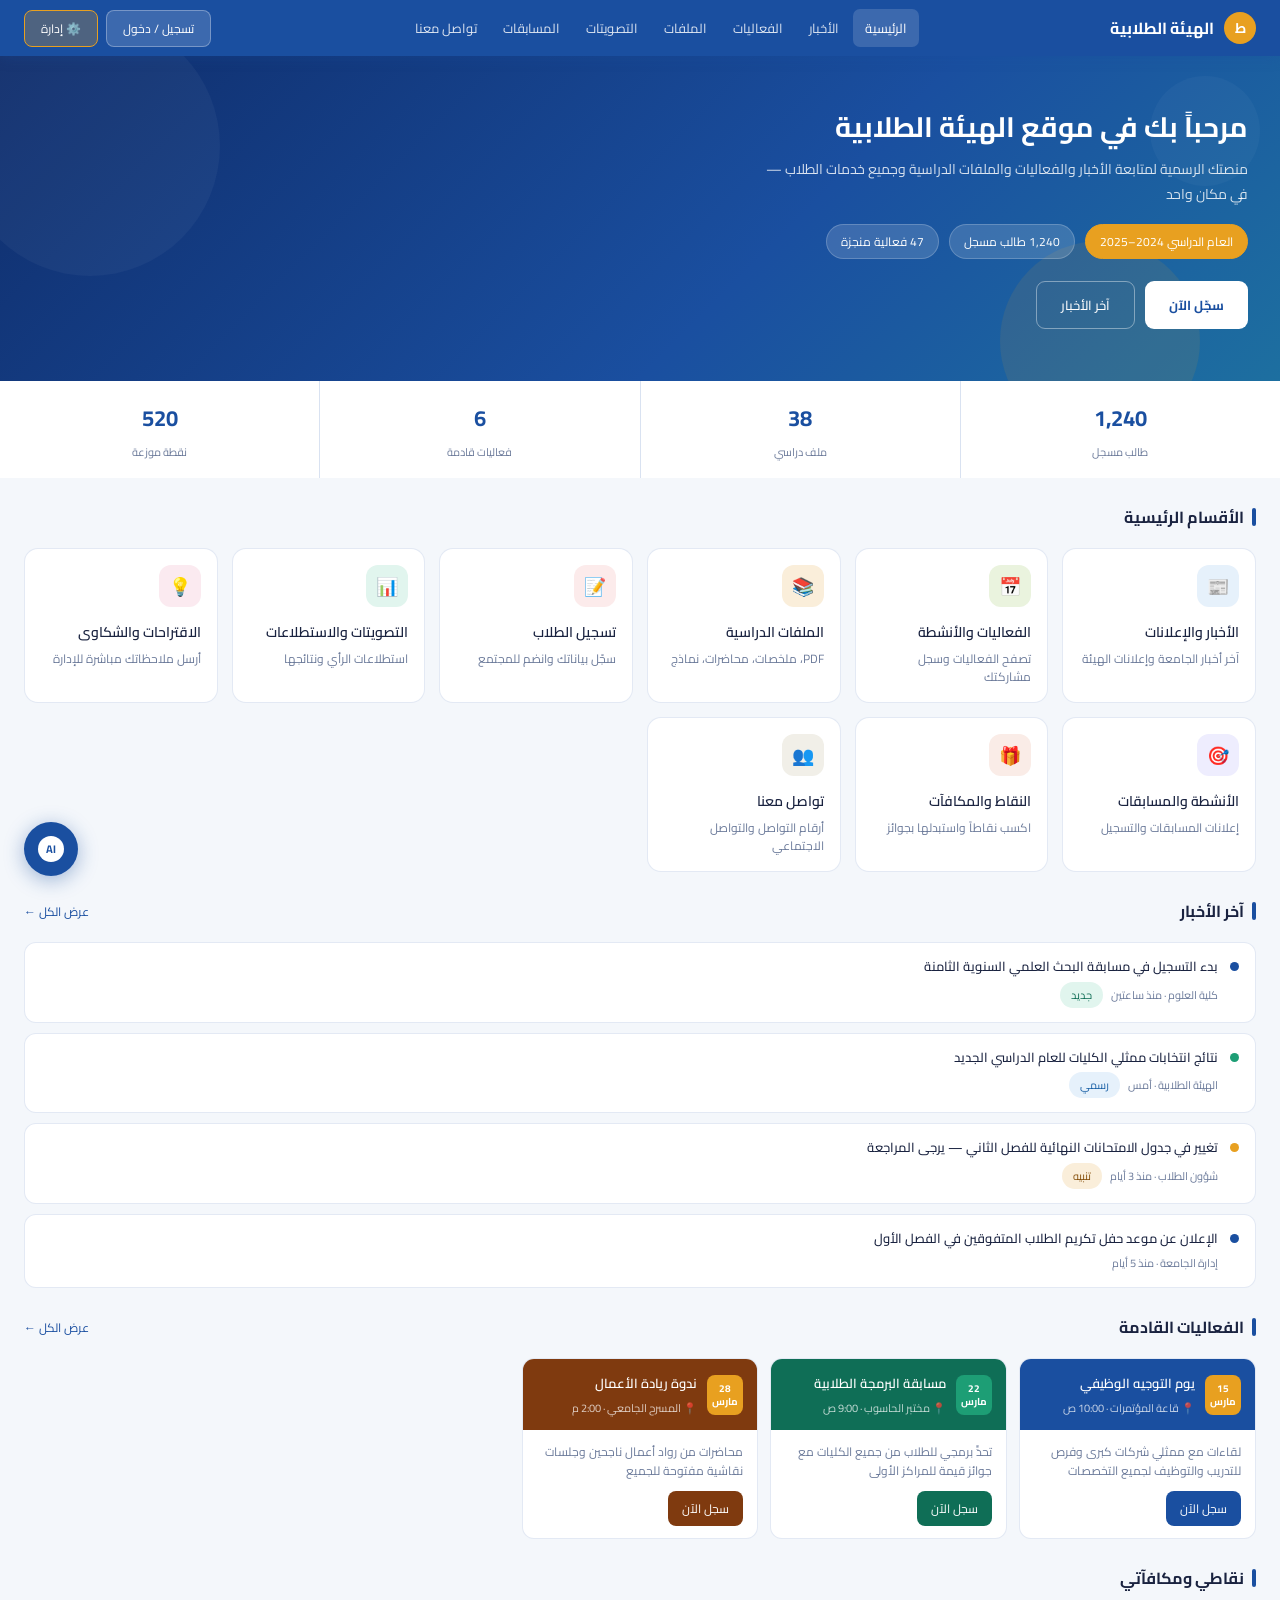
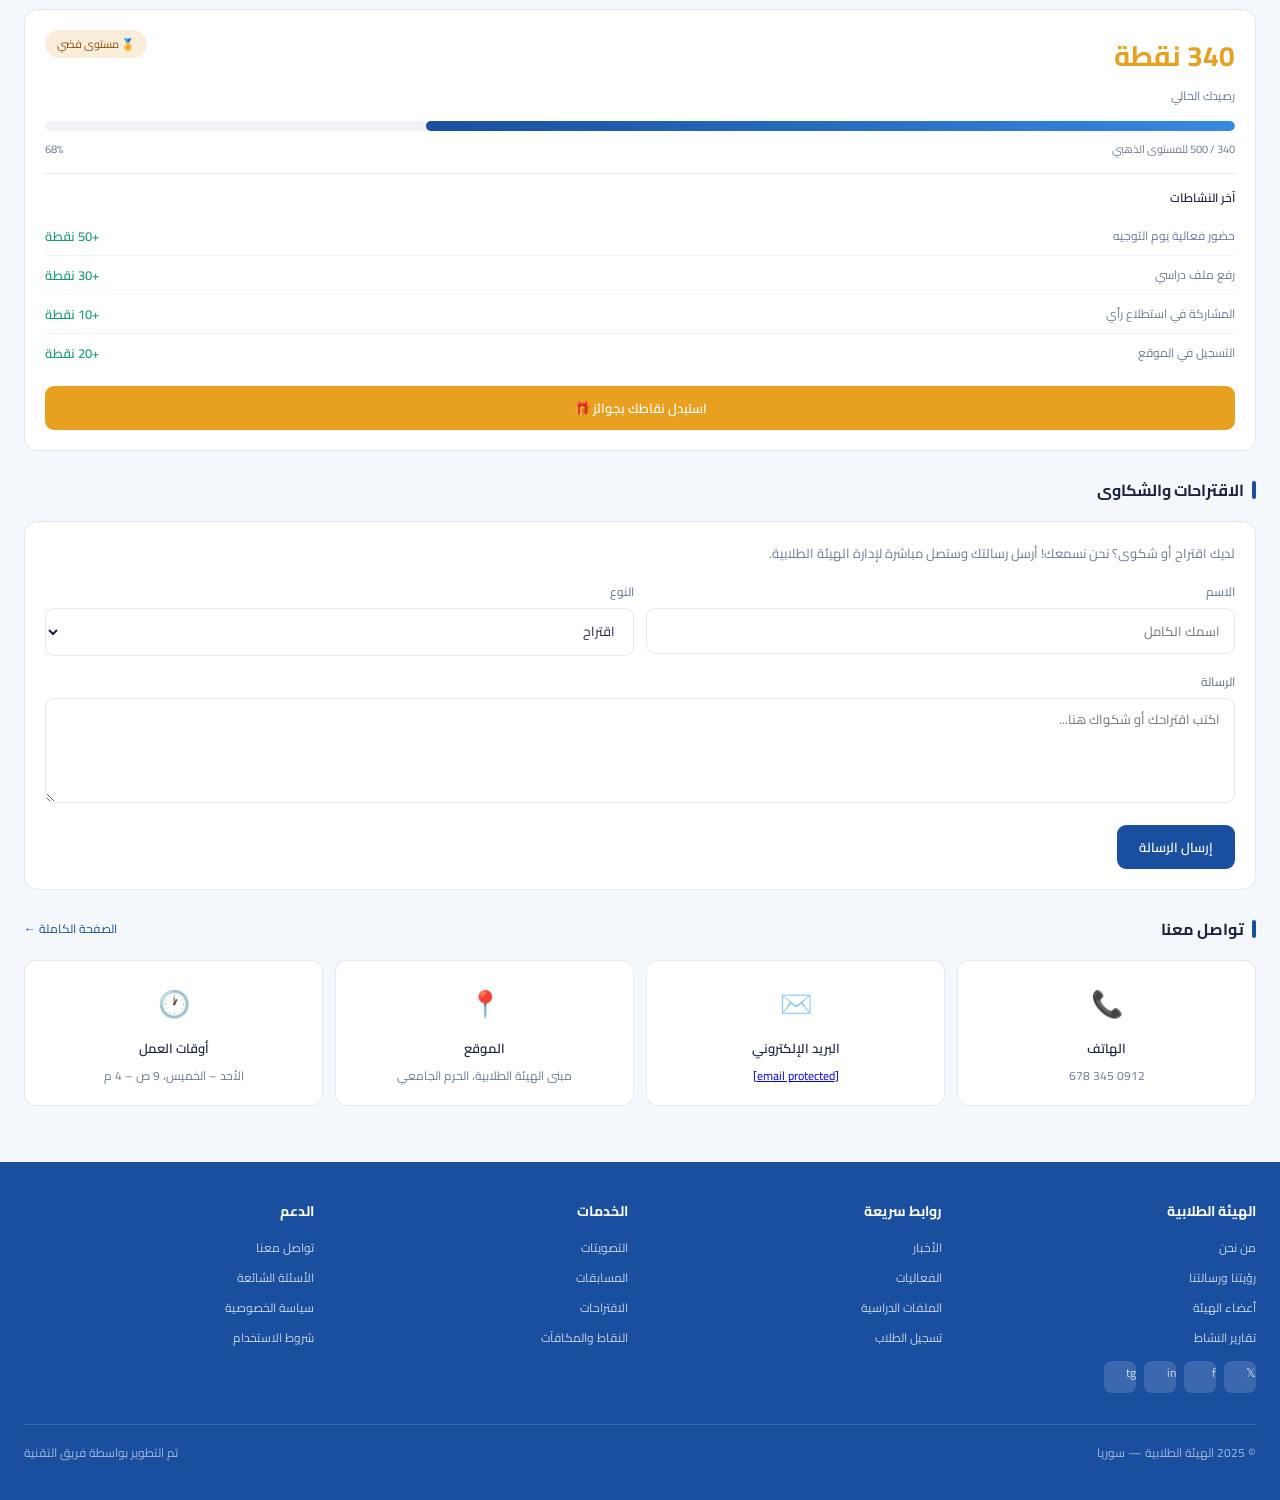
<file: index.html>
<!DOCTYPE html>
<html lang="ar" dir="rtl">
<head>
<meta charset="UTF-8"/><meta name="viewport" content="width=device-width,initial-scale=1.0"/>
<title>الرئيسية — الهيئة الطلابية</title>
<link href="https://fonts.googleapis.com/css2?family=Cairo:wght@400;500;700&display=swap" rel="stylesheet"/>
<link rel="stylesheet" href="style.css"/>
<style>
.hero{background:linear-gradient(135deg,#0f2d6b 0%,#1a4fa0 60%,#1D6FA0 100%);padding:52px 32px;color:#fff;position:relative;overflow:hidden}
.hero-c1{position:absolute;top:-40px;left:-40px;width:260px;height:260px;background:rgba(255,255,255,0.04);border-radius:50%}
.hero-c2{position:absolute;bottom:-60px;right:80px;width:200px;height:200px;background:rgba(232,160,32,0.1);border-radius:50%}
.hero-c3{position:absolute;top:20px;right:20px;width:110px;height:110px;background:rgba(255,255,255,0.03);border-radius:50%}
.hero-inner{position:relative;max-width:680px}
.hero h1{font-size:28px;font-weight:700;margin-bottom:10px;line-height:1.4}
.hero p{font-size:14px;color:rgba(255,255,255,0.82);line-height:1.75;max-width:500px}
.hero-badges{display:flex;gap:10px;margin-top:18px;flex-wrap:wrap}
.badge{background:rgba(255,255,255,0.15);border:1px solid rgba(255,255,255,0.2);color:#fff;font-size:12px;padding:5px 14px;border-radius:20px}
.badge.gold{background:var(--c-accent);border-color:var(--c-accent)}
.hero-btns{display:flex;gap:10px;margin-top:22px;flex-wrap:wrap}
.btn-white{background:#fff;color:var(--c-primary);font-size:13px;font-family:'Cairo',sans-serif;font-weight:700;padding:11px 24px;border-radius:9px;border:none;cursor:pointer;transition:opacity .15s}
.btn-white:hover{opacity:.9}
.btn-hero-outline{background:transparent;color:#fff;font-size:13px;font-family:'Cairo',sans-serif;font-weight:500;padding:11px 24px;border-radius:9px;border:1.5px solid rgba(255,255,255,0.4);cursor:pointer;transition:background .15s}
.btn-hero-outline:hover{background:rgba(255,255,255,0.1)}
.cards-grid{display:grid;grid-template-columns:repeat(auto-fill,minmax(180px,1fr));gap:14px}
.ci-news{background:#E6F1FB}
.ci-events{background:#EAF3DE}
.ci-files{background:#FAEEDA}
.ci-vote{background:#E1F5EE}
.ci-suggest{background:#FBEAF0}
.ci-comp{background:#EEEDFE}
.ci-points{background:#FAECE7}
.ci-ai{background:#E6F1FB}
.ci-reg{background:#FCEBEB}
.ci-contact{background:#F1EFE8}
.news-list{display:flex;flex-direction:column;gap:10px}
.news-item{background:#fff;border:0.5px solid var(--c-border);border-radius:12px;padding:14px 16px;display:flex;gap:12px;align-items:flex-start;cursor:pointer;transition:border-color .15s}
.news-item:hover{border-color:rgba(26,79,160,.3)}
.news-dot{width:9px;height:9px;border-radius:50%;background:var(--c-primary);margin-top:5px;flex-shrink:0}
.news-content{flex:1}
.news-content h4{font-size:13px;font-weight:500;line-height:1.5;margin-bottom:5px}
.news-footer{display:flex;align-items:center;gap:8px;flex-wrap:wrap}
.news-meta{font-size:11px;color:var(--c-muted)}
.events-grid{display:grid;grid-template-columns:repeat(auto-fill,minmax(220px,1fr));gap:12px}
.event-card{background:#fff;border:0.5px solid var(--c-border);border-radius:12px;overflow:hidden;cursor:pointer;transition:all .15s}
.event-card:hover{transform:translateY(-2px);box-shadow:0 6px 24px rgba(26,79,160,.1)}
.event-top{padding:12px 14px;color:#fff;display:flex;align-items:center;gap:10px}
.event-date{border-radius:8px;width:36px;height:40px;display:flex;flex-direction:column;align-items:center;justify-content:center;font-size:10px;font-weight:700;color:#fff;line-height:1.3;flex-shrink:0}
.event-title{font-size:13px;font-weight:600}
.event-place{font-size:11px;color:rgba(255,255,255,.75);margin-top:3px}
.event-body{padding:12px 14px}
.event-body p{font-size:12px;color:var(--c-muted);line-height:1.6}
.event-reg{display:inline-block;margin-top:10px;color:#fff;font-size:12px;padding:6px 14px;border-radius:8px;cursor:pointer;border:none;font-family:'Cairo',sans-serif;transition:opacity .15s}
.event-reg:hover{opacity:.85}
.points-widget{background:#fff;border:0.5px solid var(--c-border);border-radius:14px;padding:20px}
.points-top{display:flex;justify-content:space-between;align-items:flex-start;margin-bottom:14px}
.points-total{font-size:28px;font-weight:700;color:var(--c-accent)}
.points-lbl{font-size:12px;color:var(--c-muted);margin-top:2px}
.points-level{background:#FAEEDA;color:#854F0B;font-size:11px;padding:4px 12px;border-radius:20px}
.prog-bar{background:#f0f2f8;border-radius:20px;height:10px;overflow:hidden;margin-bottom:8px}
.prog-fill{height:100%;border-radius:20px;background:linear-gradient(90deg,var(--c-primary),#378ADD)}
.prog-labels{font-size:11px;color:var(--c-muted);display:flex;justify-content:space-between}
.ph-item{display:flex;justify-content:space-between;align-items:center;padding:7px 0;border-bottom:0.5px solid rgba(26,79,160,.06)}
.ph-item:last-child{border-bottom:none}
.ph-desc{font-size:12px;color:var(--c-muted)}
.ph-pts{font-size:13px;font-weight:600;color:var(--c-green)}
.suggest-form{background:#fff;border:0.5px solid var(--c-border);border-radius:14px;padding:20px}
.form-row{display:grid;grid-template-columns:1fr 1fr;gap:12px}
.contact-grid{display:grid;grid-template-columns:repeat(auto-fit,minmax(200px,1fr));gap:12px}
.contact-card{background:#fff;border:0.5px solid var(--c-border);border-radius:12px;padding:18px;text-align:center}
.contact-icon{font-size:26px;margin-bottom:8px}
.contact-card h4{font-size:13px;font-weight:600;margin-bottom:4px}
.contact-card p{font-size:12px;color:var(--c-muted)}
@media(max-width:640px){.form-row{grid-template-columns:1fr}.hero{padding:32px 16px}.hero h1{font-size:22px}}
</style>
</head>
<body>
<nav class="nav">
  <a href="index.html" class="nav-logo"><div class="nav-logo-icon">ط</div>الهيئة الطلابية</a>
  <div class="nav-links">
    <a href="index.html" class="active">الرئيسية</a>
    <a href="news.html">الأخبار</a>
    <a href="events.html">الفعاليات</a>
    <a href="files.html">الملفات</a>
    <a href="vote.html">التصويتات</a>
    <a href="competitions.html">المسابقات</a>
    <a href="contact.html">تواصل معنا</a>
  </div>
  <div class="nav-actions">
    <button class="btn-login" onclick="location.href='register.html'">تسجيل / دخول</button>
    <button class="btn-login" style="background:rgba(232,160,32,.25);border-color:var(--c-accent)" onclick="location.href='admin.html'">⚙️ إدارة</button>
  </div>
</nav>

<section class="hero">
  <div class="hero-c1"></div><div class="hero-c2"></div><div class="hero-c3"></div>
  <div class="hero-inner">
    <h1>مرحباً بك في موقع الهيئة الطلابية</h1>
    <p>منصتك الرسمية لمتابعة الأخبار والفعاليات والملفات الدراسية وجميع خدمات الطلاب — في مكان واحد</p>
    <div class="hero-badges">
      <span class="badge gold">العام الدراسي 2024–2025</span>
      <span class="badge">1,240 طالب مسجل</span>
      <span class="badge">47 فعالية منجزة</span>
    </div>
    <div class="hero-btns">
      <button class="btn-white" onclick="location.href='register.html'">سجّل الآن</button>
      <button class="btn-hero-outline" onclick="location.href='news.html'">آخر الأخبار</button>
    </div>
  </div>
</section>

<div class="stats-bar">
  <div class="stat"><div class="stat-num">1,240</div><div class="stat-lbl">طالب مسجل</div></div>
  <div class="stat"><div class="stat-num">38</div><div class="stat-lbl">ملف دراسي</div></div>
  <div class="stat"><div class="stat-num">6</div><div class="stat-lbl">فعاليات قادمة</div></div>
  <div class="stat"><div class="stat-num">520</div><div class="stat-lbl">نقطة موزعة</div></div>
</div>

<!-- SECTIONS GRID -->
<section class="section">
  <div class="section-header"><div class="section-title">الأقسام الرئيسية</div></div>
  <div class="cards-grid">
    <a href="news.html" class="card"><div class="card-icon ci-news">📰</div><h3>الأخبار والإعلانات</h3><p>آخر أخبار الجامعة وإعلانات الهيئة</p></a>
    <a href="events.html" class="card"><div class="card-icon ci-events">📅</div><h3>الفعاليات والأنشطة</h3><p>تصفح الفعاليات وسجل مشاركتك</p></a>
    <a href="files.html" class="card"><div class="card-icon ci-files">📚</div><h3>الملفات الدراسية</h3><p>PDF، ملخصات، محاضرات، نماذج</p></a>
    <a href="register.html" class="card"><div class="card-icon ci-reg">📝</div><h3>تسجيل الطلاب</h3><p>سجّل بياناتك وانضم للمجتمع</p></a>
    <a href="vote.html" class="card"><div class="card-icon ci-vote">📊</div><h3>التصويتات والاستطلاعات</h3><p>استطلاعات الرأي ونتائجها</p></a>
    <a href="#suggest" class="card"><div class="card-icon ci-suggest">💡</div><h3>الاقتراحات والشكاوى</h3><p>أرسل ملاحظاتك مباشرة للإدارة</p></a>
    <a href="competitions.html" class="card"><div class="card-icon ci-comp">🎯</div><h3>الأنشطة والمسابقات</h3><p>إعلانات المسابقات والتسجيل</p></a>
    <a href="#points" class="card"><div class="card-icon ci-points">🎁</div><h3>النقاط والمكافآت</h3><p>اكسب نقاطاً واستبدلها بجوائز</p></a>
    <a href="contact.html" class="card"><div class="card-icon ci-contact">👥</div><h3>تواصل معنا</h3><p>أرقام التواصل والتواصل الاجتماعي</p></a>
  </div>
</section>

<!-- LATEST NEWS -->
<section class="section" style="padding-top:0">
  <div class="section-header"><div class="section-title">آخر الأخبار</div><a href="news.html" class="section-link">عرض الكل ←</a></div>
  <div class="news-list">
    <div class="news-item"><div class="news-dot"></div><div class="news-content"><h4>بدء التسجيل في مسابقة البحث العلمي السنوية الثامنة</h4><div class="news-footer"><span class="news-meta">كلية العلوم · منذ ساعتين</span><span class="tag tag-green">جديد</span></div></div></div>
    <div class="news-item"><div class="news-dot" style="background:#1D9E75"></div><div class="news-content"><h4>نتائج انتخابات ممثلي الكليات للعام الدراسي الجديد</h4><div class="news-footer"><span class="news-meta">الهيئة الطلابية · أمس</span><span class="tag tag-blue">رسمي</span></div></div></div>
    <div class="news-item"><div class="news-dot" style="background:#e8a020"></div><div class="news-content"><h4>تغيير في جدول الامتحانات النهائية للفصل الثاني — يرجى المراجعة</h4><div class="news-footer"><span class="news-meta">شؤون الطلاب · منذ 3 أيام</span><span class="tag tag-amber">تنبيه</span></div></div></div>
    <div class="news-item"><div class="news-dot"></div><div class="news-content"><h4>الإعلان عن موعد حفل تكريم الطلاب المتفوقين في الفصل الأول</h4><div class="news-footer"><span class="news-meta">إدارة الجامعة · منذ 5 أيام</span></div></div></div>
  </div>
</section>

<!-- EVENTS -->
<section class="section" style="padding-top:0" id="events">
  <div class="section-header"><div class="section-title">الفعاليات القادمة</div><a href="events.html" class="section-link">عرض الكل ←</a></div>
  <div class="events-grid">
    <div class="event-card">
      <div class="event-top" style="background:#1a4fa0"><div class="event-date" style="background:#e8a020"><span>15</span><span>مارس</span></div><div><div class="event-title">يوم التوجيه الوظيفي</div><div class="event-place">📍 قاعة المؤتمرات · 10:00 ص</div></div></div>
      <div class="event-body"><p>لقاءات مع ممثلي شركات كبرى وفرص للتدريب والتوظيف لجميع التخصصات</p><button class="event-reg" style="background:#1a4fa0" onclick="location.href='events.html'">سجل الآن</button></div>
    </div>
    <div class="event-card">
      <div class="event-top" style="background:#0f6e56"><div class="event-date" style="background:#1D9E75"><span>22</span><span>مارس</span></div><div><div class="event-title">مسابقة البرمجة الطلابية</div><div class="event-place">📍 مختبر الحاسوب · 9:00 ص</div></div></div>
      <div class="event-body"><p>تحدٍّ برمجي للطلاب من جميع الكليات مع جوائز قيمة للمراكز الأولى</p><button class="event-reg" style="background:#0f6e56" onclick="location.href='events.html'">سجل الآن</button></div>
    </div>
    <div class="event-card">
      <div class="event-top" style="background:#7f3a0f"><div class="event-date" style="background:#e8a020"><span>28</span><span>مارس</span></div><div><div class="event-title">ندوة ريادة الأعمال</div><div class="event-place">📍 المسرح الجامعي · 2:00 م</div></div></div>
      <div class="event-body"><p>محاضرات من رواد أعمال ناجحين وجلسات نقاشية مفتوحة للجميع</p><button class="event-reg" style="background:#7f3a0f" onclick="location.href='events.html'">سجل الآن</button></div>
    </div>
  </div>
</section>

<!-- POINTS -->
<section class="section" style="padding-top:0" id="points">
  <div class="section-header"><div class="section-title">نقاطي ومكافآتي</div></div>
  <div class="points-widget">
    <div class="points-top"><div><div class="points-total">340 نقطة</div><div class="points-lbl">رصيدك الحالي</div></div><span class="points-level">🏅 مستوى فضي</span></div>
    <div class="prog-bar"><div class="prog-fill" style="width:68%"></div></div>
    <div class="prog-labels"><span>340 / 500 للمستوى الذهبي</span><span>68%</span></div>
    <div style="margin-top:14px;border-top:0.5px solid var(--c-border);padding-top:12px">
      <div style="font-size:12px;font-weight:600;margin-bottom:8px">آخر النشاطات</div>
      <div class="ph-item"><span class="ph-desc">حضور فعالية يوم التوجيه</span><span class="ph-pts">+50 نقطة</span></div>
      <div class="ph-item"><span class="ph-desc">رفع ملف دراسي</span><span class="ph-pts">+30 نقطة</span></div>
      <div class="ph-item"><span class="ph-desc">المشاركة في استطلاع رأي</span><span class="ph-pts">+10 نقطة</span></div>
      <div class="ph-item"><span class="ph-desc">التسجيل في الموقع</span><span class="ph-pts">+20 نقطة</span></div>
    </div>
    <button class="btn-accent" style="width:100%;margin-top:14px">استبدل نقاطك بجوائز 🎁</button>
  </div>
</section>

<!-- SUGGESTIONS -->
<section class="section" style="padding-top:0" id="suggest">
  <div class="section-header"><div class="section-title">الاقتراحات والشكاوى</div></div>
  <div class="suggest-form">
    <p style="font-size:13px;color:var(--c-muted);margin-bottom:16px;line-height:1.7">لديك اقتراح أو شكوى؟ نحن نسمعك! أرسل رسالتك وستصل مباشرة لإدارة الهيئة الطلابية.</p>
    <form onsubmit="submitForm(event)">
      <div class="form-row">
        <div class="form-group"><label>الاسم</label><input type="text" placeholder="اسمك الكامل" required/></div>
        <div class="form-group"><label>النوع</label><select><option>اقتراح</option><option>شكوى</option><option>استفسار</option></select></div>
      </div>
      <div class="form-group"><label>الرسالة</label><textarea rows="4" placeholder="اكتب اقتراحك أو شكواك هنا..." required></textarea></div>
      <button type="submit" class="btn-primary">إرسال الرسالة</button>
    </form>
  </div>
</section>

<!-- CONTACT QUICK -->
<section class="section" style="padding-top:0" id="contact-quick">
  <div class="section-header"><div class="section-title">تواصل معنا</div><a href="contact.html" class="section-link">الصفحة الكاملة ←</a></div>
  <div class="contact-grid">
    <div class="contact-card"><div class="contact-icon">📞</div><h4>الهاتف</h4><p>0912 345 678</p></div>
    <div class="contact-card"><div class="contact-icon">✉️</div><h4>البريد الإلكتروني</h4><p><a href="/cdn-cgi/l/email-protection" class="__cf_email__" data-cfemail="a6d5d2d3c2c3c8d2d5e6d3c8cfd0c3d4d5cfd2df88c3c2d3">[email&#160;protected]</a></p></div>
    <div class="contact-card"><div class="contact-icon">📍</div><h4>الموقع</h4><p>مبنى الهيئة الطلابية، الحرم الجامعي</p></div>
    <div class="contact-card"><div class="contact-icon">🕐</div><h4>أوقات العمل</h4><p>الأحد – الخميس، 9 ص – 4 م</p></div>
  </div>
</section>

<footer class="footer">
  <div class="footer-grid">
    <div class="footer-col"><h4>الهيئة الطلابية</h4><a href="#">من نحن</a><a href="#">رؤيتنا ورسالتنا</a><a href="#">أعضاء الهيئة</a><a href="#">تقارير النشاط</a>
      <div class="social-links"><a class="social-btn" href="#">𝕏</a><a class="social-btn" href="#">f</a><a class="social-btn" href="#">in</a><a class="social-btn" href="#">tg</a></div>
    </div>
    <div class="footer-col"><h4>روابط سريعة</h4><a href="news.html">الأخبار</a><a href="events.html">الفعاليات</a><a href="files.html">الملفات الدراسية</a><a href="register.html">تسجيل الطلاب</a></div>
    <div class="footer-col"><h4>الخدمات</h4><a href="vote.html">التصويتات</a><a href="competitions.html">المسابقات</a><a href="#suggest">الاقتراحات</a><a href="#points">النقاط والمكافآت</a></div>
    <div class="footer-col"><h4>الدعم</h4><a href="contact.html">تواصل معنا</a><a href="#">الأسئلة الشائعة</a><a href="#">سياسة الخصوصية</a><a href="#">شروط الاستخدام</a></div>
  </div>
  <div class="footer-bottom"><span>© 2025 الهيئة الطلابية — سوريا</span><span>تم التطوير بواسطة فريق التقنية</span></div>
</footer>

<div class="chat-widget">
  <div class="chat-popup" id="chatPopup"><div class="chat-popup-title">💬 المساعد الذكي</div><div class="chat-popup-sub">متاح 24/7 للإجابة على أسئلتك</div><div class="chat-msgs" id="chatMsgs"><div class="msg-bot">مرحباً! كيف يمكنني مساعدتك اليوم؟ 😊</div></div><div class="chat-input-row"><input type="text" id="chatInput" placeholder="اكتب سؤالك..."/><button class="chat-send" onclick="sendChat()">إرسال</button></div></div>
  <div class="chat-fab" onclick="toggleChat()"><div class="chat-fab-inner">AI</div></div>
</div>
<script data-cfasync="false" src="/cdn-cgi/scripts/5c5dd728/cloudflare-static/email-decod
</file>
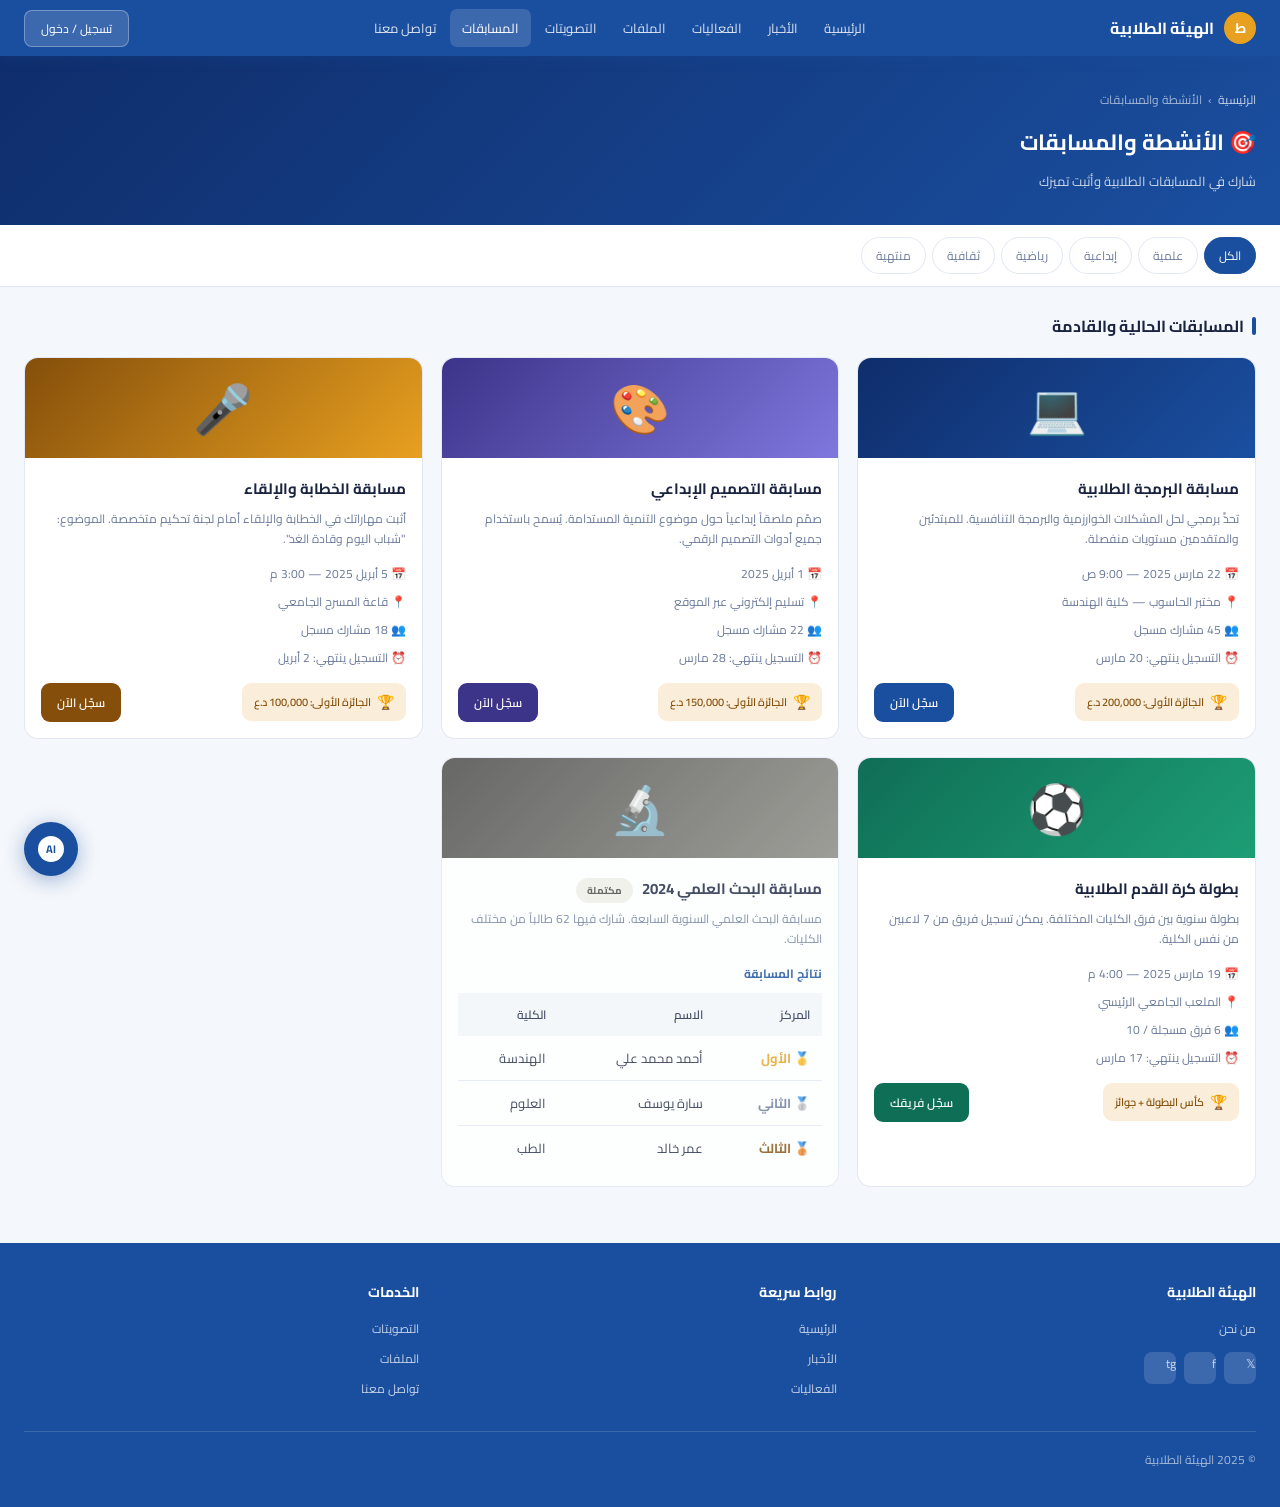
<file: competitions.html>
<!DOCTYPE html>
<html lang="ar" dir="rtl">
<head>
<meta charset="UTF-8"/><meta name="viewport" content="width=device-width,initial-scale=1.0"/>
<title>الأنشطة والمسابقات — الهيئة الطلابية</title>
<link href="https://fonts.googleapis.com/css2?family=Cairo:wght@400;500;700&display=swap" rel="stylesheet"/>
<link rel="stylesheet" href="style.css"/>
<style>
.comp-grid{display:grid;grid-template-columns:repeat(auto-fill,minmax(300px,1fr));gap:18px}
.comp-card{background:#fff;border:0.5px solid var(--c-border);border-radius:14px;overflow:hidden}
.comp-banner{height:100px;display:flex;align-items:center;justify-content:center;font-size:48px;position:relative}
.comp-body{padding:16px}
.comp-title{font-size:15px;font-weight:700;margin-bottom:6px}
.comp-desc{font-size:12px;color:var(--c-muted);line-height:1.7;margin-bottom:12px}
.comp-details{display:flex;flex-direction:column;gap:5px;margin-bottom:14px;font-size:12px;color:var(--c-muted)}
.comp-detail{display:flex;align-items:center;gap:6px}
.comp-footer{display:flex;justify-content:space-between;align-items:center;flex-wrap:wrap;gap:8px}
.prize-badge{display:flex;align-items:center;gap:6px;background:#FAEEDA;border-radius:9px;padding:6px 12px}
.prize-badge span{font-size:11px;color:#854F0B;font-weight:600}
.results-table{width:100%;border-collapse:collapse;font-size:13px}
.results-table th{background:var(--c-light);padding:10px 12px;text-align:right;font-weight:600;font-size:12px}
.results-table td{padding:10px 12px;border-bottom:0.5px solid var(--c-border)}
.results-table tr:last-child td{border-bottom:none}
.rank-1{color:#e8a020;font-weight:700}
.rank-2{color:#6b7a9a;font-weight:700}
.rank-3{color:#854F0B;font-weight:700}
</style>
</head>
<body>
<nav class="nav">
  <a href="index.html" class="nav-logo"><div class="nav-logo-icon">ط</div>الهيئة الطلابية</a>
  <div class="nav-links">
    <a href="index.html">الرئيسية</a><a href="news.html">الأخبار</a><a href="events.html">الفعاليات</a>
    <a href="files.html">الملفات</a><a href="vote.html">التصويتات</a>
    <a href="competitions.html" class="active">المسابقات</a>
    <a href="contact.html">تواصل معنا</a>
  </div>
  <div class="nav-actions"><button class="btn-login" onclick="location.href='register.html'">تسجيل / دخول</button></div>
</nav>

<div class="page-hero">
  <div class="breadcrumb"><a href="index.html">الرئيسية</a><span>›</span><span>الأنشطة والمسابقات</span></div>
  <h1>🎯 الأنشطة والمسابقات</h1>
  <p>شارك في المسابقات الطلابية وأثبت تميزك</p>
</div>

<div class="toolbar">
  <div style="display:flex;gap:6px;flex-wrap:wrap">
    <button class="filter-btn active" onclick="setFilter(this,'all')">الكل</button>
    <button class="filter-btn" onclick="setFilter(this,'علمي')">علمية</button>
    <button class="filter-btn" onclick="setFilter(this,'إبداعي')">إبداعية</button>
    <button class="filter-btn" onclick="setFilter(this,'رياضي')">رياضية</button>
    <button class="filter-btn" onclick="setFilter(this,'ثقافي')">ثقافية</button>
    <button class="filter-btn" onclick="setFilter(this,'مكتمل')">منتهية</button>
  </div>
</div>

<section class="section">
  <div class="section-header"><div class="section-title">المسابقات الحالية والقادمة</div></div>
  <div class="comp-grid" id="compGrid">

    <div class="comp-card" data-cat="علمي">
      <div class="comp-banner" style="background:linear-gradient(135deg,#0f2d6b,#1a4fa0)">💻</div>
      <div class="comp-body">
        <div class="comp-title">مسابقة البرمجة الطلابية</div>
        <div class="comp-desc">تحدٍّ برمجي لحل المشكلات الخوارزمية والبرمجة التنافسية. للمبتدئين والمتقدمين مستويات منفصلة.</div>
        <div class="comp-details">
          <div class="comp-detail">📅 22 مارس 2025 — 9:00 ص</div>
          <div class="comp-detail">📍 مختبر الحاسوب — كلية الهندسة</div>
          <div class="comp-detail">👥 45 مشارك مسجل</div>
          <div class="comp-detail">⏰ التسجيل ينتهي: 20 مارس</div>
        </div>
        <div class="comp-footer">
          <div class="prize-badge">🏆 <span>الجائزة الأولى: 200,000 د.ع</span></div>
          <button class="btn-primary" style="padding:8px 16px;font-size:12px" onclick="showToast('تم تسجيلك في المسابقة! +20 نقطة 🎉','success')">سجّل الآن</button>
        </div>
      </div>
    </div>

    <div class="comp-card" data-cat="إبداعي">
      <div class="comp-banner" style="background:linear-gradient(135deg,#3C3489,#7F77DD)">🎨</div>
      <div class="comp-body">
        <div class="comp-title">مسابقة التصميم الإبداعي</div>
        <div class="comp-desc">صمّم ملصقاً إبداعياً حول موضوع التنمية المستدامة. يُسمح باستخدام جميع أدوات التصميم الرقمي.</div>
        <div class="comp-details">
          <div class="comp-detail">📅 1 أبريل 2025</div>
          <div class="comp-detail">📍 تسليم إلكتروني عبر الموقع</div>
          <div class="comp-detail">👥 22 مشارك مسجل</div>
          <div class="comp-detail">⏰ التسجيل ينتهي: 28 مارس</div>
        </div>
        <div class="comp-footer">
          <div class="prize-badge">🏆 <span>الجائزة الأولى: 150,000 د.ع</span></div>
          <button class="btn-primary" style="padding:8px 16px;font-size:12px;background:#3C3489" onclick="showToast('تم تسجيلك في المسابقة! 🎉','success')">سجّل الآن</button>
        </div>
      </div>
    </div>

    <div class="comp-card" data-cat="ثقافي">
      <div class="comp-banner" style="background:linear-gradient(135deg,#854F0B,#e8a020)">🎤</div>
      <div class="comp-body">
        <div class="comp-title">مسابقة الخطابة والإلقاء</div>
        <div class="comp-desc">أثبت مهاراتك في الخطابة والإلقاء أمام لجنة تحكيم متخصصة. الموضوع: "شباب اليوم وقادة الغد".</div>
        <div class="comp-details">
          <div class="comp-detail">📅 5 أبريل 2025 — 3:00 م</div>
          <div class="comp-detail">📍 قاعة المسرح الجامعي</div>
          <div class="comp-detail">👥 18 مشارك مسجل</div>
          <div class="comp-detail">⏰ التسجيل ينتهي: 2 أبريل</div>
        </div>
        <div class="comp-footer">
          <div class="prize-badge">🏆 <span>الجائزة الأولى: 100,000 د.ع</span></div>
          <button class="btn-primary" style="padding:8px 16px;font-size:12px;background:#854F0B" onclick="showToast('تم تسجيلك في المسابقة! 🎉','success')">سجّل الآن</button>
        </div>
      </div>
    </div>

    <div class="comp-card" data-cat="رياضي">
      <div class="comp-banner" style="background:linear-gradient(135deg,#0f6e56,#1D9E75)">⚽</div>
      <div class="comp-body">
        <div class="comp-title">بطولة كرة القدم الطلابية</div>
        <div class="comp-desc">بطولة سنوية بين فرق الكليات المختلفة. يمكن تسجيل فريق من 7 لاعبين من نفس الكلية.</div>
        <div class="comp-details">
          <div class="comp-detail">📅 19 مارس 2025 — 4:00 م</div>
          <div class="comp-detail">📍 الملعب الجامعي الرئيسي</div>
          <div class="comp-detail">👥 6 فرق مسجلة / 10</div>
          <div class="comp-detail">⏰ التسجيل ينتهي: 17 مارس</div>
        </div>
        <div class="comp-footer">
          <div class="prize-badge">🏆 <span>كأس البطولة + جوائز</span></div>
          <button class="btn-primary" style="padding:8px 16px;font-size:12px;background:#0f6e56" onclick="showToast('تم تسجيل فريقك! 🎉','success')">سجّل فريقك</button>
        </div>
      </div>
    </div>

    <!-- Completed -->
    <div class="comp-card" data-cat="مكتمل" style="opacity:.8">
      <div class="comp-banner" style="background:linear-gradient(135deg,#444441,#888780)">🔬</div>
      <div class="comp-body">
        <div class="comp-title">مسابقة البحث العلمي 2024 <span class="tag tag-gray" style="font-size:10px;margin-right:6px">مكتملة</span></div>
        <div class="comp-desc">مسابقة البحث العلمي السنوية السابعة. شارك فيها 62 طالباً من مختلف الكليات.</div>
        <div style="margin-top:12px">
          <div style="font-size:12px;font-weight:700;margin-bottom:8px;color:var(--c-primary)">نتائج المسابقة</div>
          <table class="results-table">
            <thead><tr><th>المركز</th><th>الاسم</th><th>الكلية</th></tr></thead>
            <tbody>
              <tr><td class="rank-1">🥇 الأول</td><td>أحمد محمد علي</td><td>الهندسة</td></tr>
              <tr><td class="rank-2">🥈 الثاني</td><td>سارة يوسف</td><td>العلوم</td></tr>
              <tr><td class="rank-3">🥉 الثالث</td><td>عمر خالد</td><td>الطب</td></tr>
            </tbody>
          </table>
        </div>
      </div>
    </div>

  </div>
</section>

<footer class="footer">
  <div class="footer-grid">
    <div class="footer-col"><h4>الهيئة الطلابية</h4><a href="#">من نحن</a><div class="social-links"><a class="social-btn">𝕏</a><a class="social-btn">f</a><a class="social-btn">tg</a></div></div>
    <div class="footer-col"><h4>روابط سريعة</h4><a href="index.html">الرئيسية</a><a href="news.html">الأخبار</a><a href="events.html">الفعاليات</a></div>
    <div class="footer-col"><h4>الخدمات</h4><a href="vote.html">التصويتات</a><a href="files.html">الملفات</a><a href="contact.html">تواصل معنا</a></div>
  </div>
  <div class="footer-bottom"><span>© 2025 الهيئة الطلابية</span></div>
</footer>

<div class="chat-widget">
  <div class="chat-popup" id="chatPopup"><div class="chat-popup-title">💬 المساعد الذكي</div><div class="chat-popup-sub">متاح 24/7</div><div class="chat-msgs" id="chatMsgs"><div class="msg-bot">مرحباً! كيف يمكنني مساعدتك؟</div></div><div class="chat-input-row"><input type="text" id="chatInput" placeholder="اكتب سؤالك..."/><button class="chat-send" onclick="sendChat()">إرسال</button></div></div>
  <div class="chat-fab" onclick="toggleChat()"><div class="chat-fab-inner">AI</div></div>
</div>
<script src="shared.js"></script>
<script>
function setFilter(btn,cat){document.querySelectorAll('.filter-btn').forEach(function(b){b.classList.remove('active')});btn.classList.add('active');document.querySelectorAll('.comp-card').forEach(function(c){c.style.display=(cat==='all'||c.getAttribute('data-cat').includes(cat))?'block':'none';});}
</script>
</body>
</html>
</file>
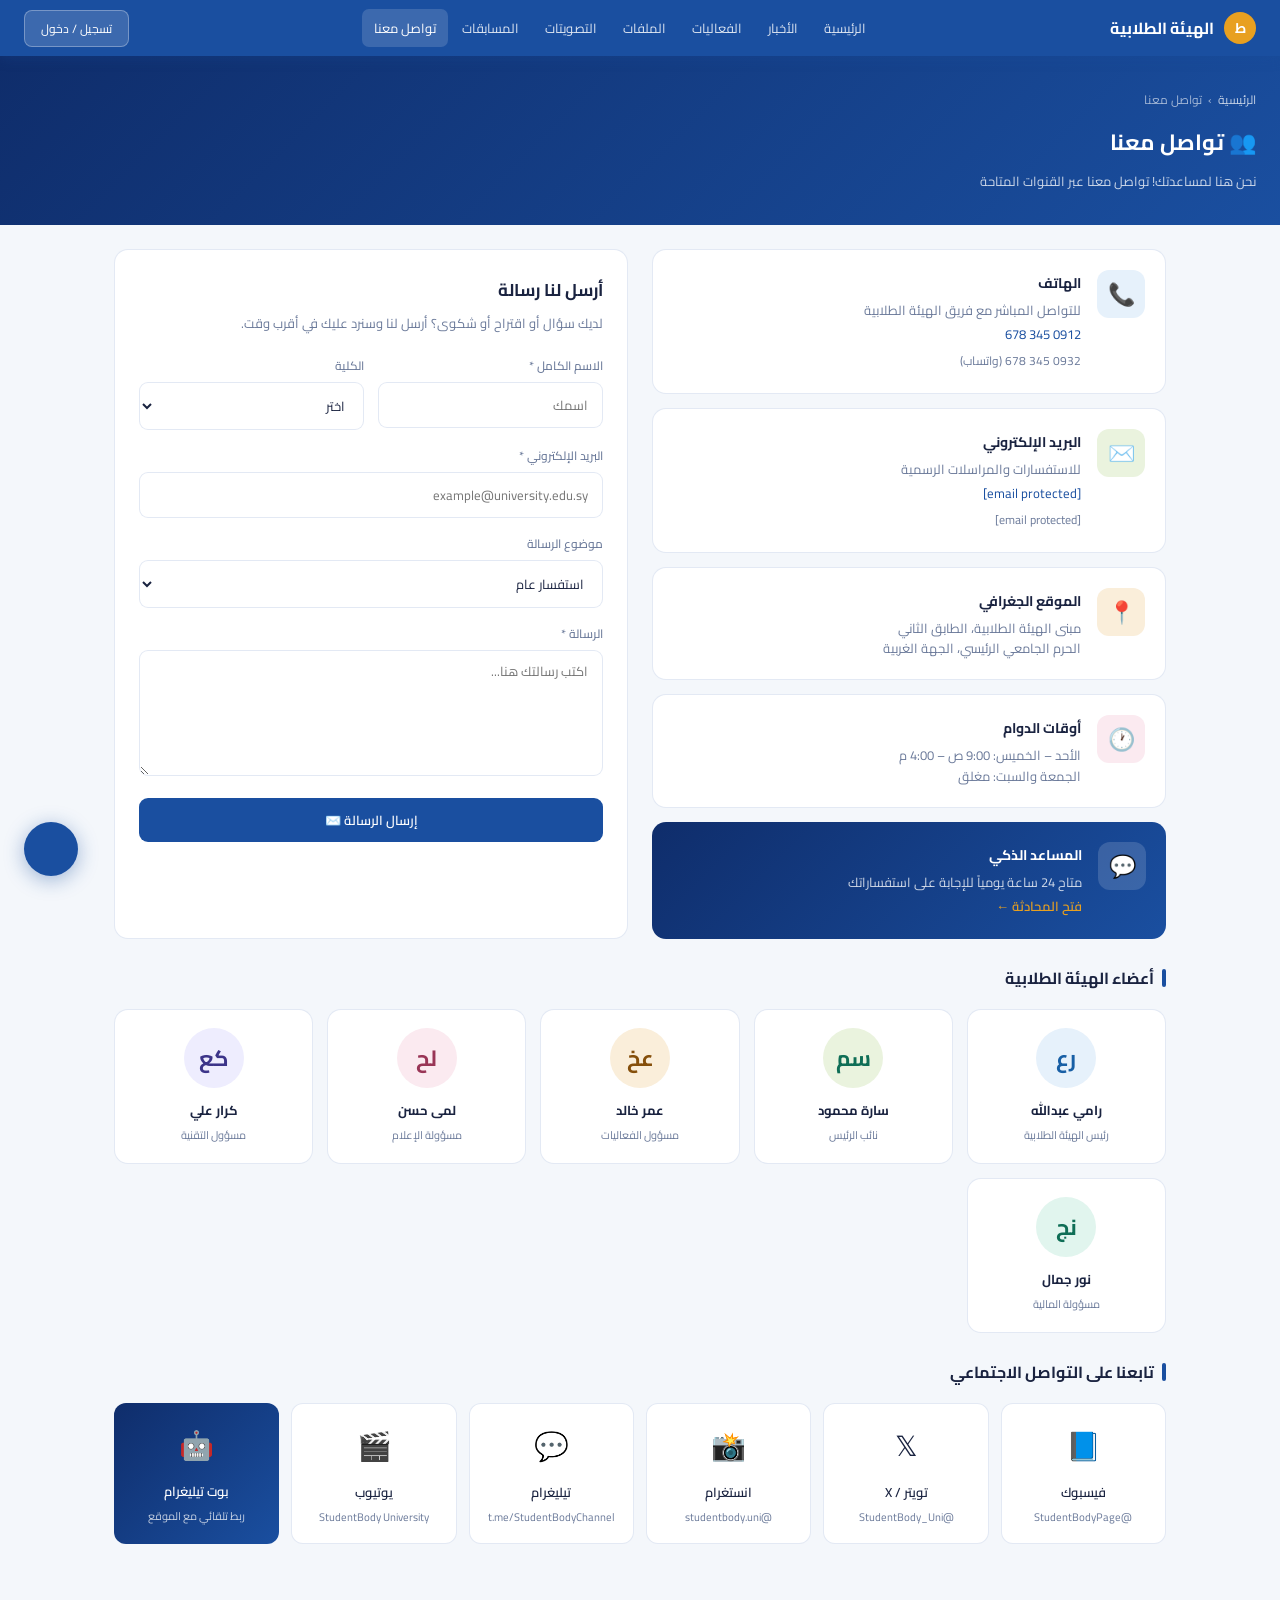
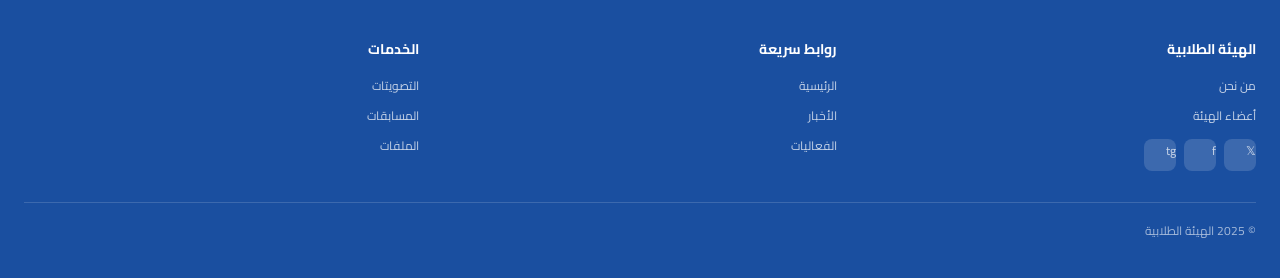
<file: contact.html>
<!DOCTYPE html>
<html lang="ar" dir="rtl">
<head>
<meta charset="UTF-8"/><meta name="viewport" content="width=device-width,initial-scale=1.0"/>
<title>تواصل معنا — الهيئة الطلابية</title>
<link href="https://fonts.googleapis.com/css2?family=Cairo:wght@400;500;700&display=swap" rel="stylesheet"/>
<link rel="stylesheet" href="style.css"/>
<style>
.contact-layout{display:grid;grid-template-columns:1fr 1fr;gap:24px;padding:24px;max-width:1100px;margin:0 auto}
.contact-info{display:flex;flex-direction:column;gap:14px}
.info-card{background:#fff;border:0.5px solid var(--c-border);border-radius:14px;padding:20px;display:flex;gap:16px;align-items:flex-start}
.info-icon{width:48px;height:48px;border-radius:12px;display:flex;align-items:center;justify-content:center;font-size:22px;flex-shrink:0}
.info-content h4{font-size:14px;font-weight:700;margin-bottom:4px}
.info-content p{font-size:13px;color:var(--c-muted);line-height:1.6}
.info-content a{color:var(--c-primary);text-decoration:none;font-size:13px}
.info-content a:hover{text-decoration:underline}
.form-card{background:#fff;border:0.5px solid var(--c-border);border-radius:14px;padding:24px}
.form-card h2{font-size:17px;font-weight:700;margin-bottom:6px}
.form-card p{font-size:13px;color:var(--c-muted);margin-bottom:20px;line-height:1.7}
.form-row{display:grid;grid-template-columns:1fr 1fr;gap:14px}
.members-grid{display:grid;grid-template-columns:repeat(auto-fill,minmax(180px,1fr));gap:14px;padding:0 24px 24px;max-width:1100px;margin:0 auto}
.member-card{background:#fff;border:0.5px solid var(--c-border);border-radius:14px;padding:18px;text-align:center}
.member-avatar{width:60px;height:60px;border-radius:50%;display:flex;align-items:center;justify-content:center;font-size:22px;font-weight:700;margin:0 auto 10px}
.member-name{font-size:13px;font-weight:700;margin-bottom:3px}
.member-role{font-size:11px;color:var(--c-muted)}
.social-section{padding:0 24px 24px;max-width:1100px;margin:0 auto}
.social-grid{display:grid;grid-template-columns:repeat(auto-fit,minmax(160px,1fr));gap:12px}
.social-card{background:#fff;border:0.5px solid var(--c-border);border-radius:12px;padding:16px;text-align:center;cursor:pointer;transition:all .15s}
.social-card:hover{transform:translateY(-2px);box-shadow:0 4px 16px rgba(26,79,160,.1)}
.social-card .sc-icon{font-size:28px;margin-bottom:8px}
.social-card h4{font-size:13px;font-weight:600;margin-bottom:3px}
.social-card p{font-size:11px;color:var(--c-muted)}
@media(max-width:768px){.contact-layout{grid-template-columns:1fr}.members-grid{grid-template-columns:repeat(2,1fr)}}
</style>
</head>
<body>
<nav class="nav">
  <a href="index.html" class="nav-logo"><div class="nav-logo-icon">ط</div>الهيئة الطلابية</a>
  <div class="nav-links">
    <a href="index.html">الرئيسية</a><a href="news.html">الأخبار</a><a href="events.html">الفعاليات</a>
    <a href="files.html">الملفات</a><a href="vote.html">التصويتات</a><a href="competitions.html">المسابقات</a>
    <a href="contact.html" class="active">تواصل معنا</a>
  </div>
  <div class="nav-actions"><button class="btn-login" onclick="location.href='register.html'">تسجيل / دخول</button></div>
</nav>

<div class="page-hero">
  <div class="breadcrumb"><a href="index.html">الرئيسية</a><span>›</span><span>تواصل معنا</span></div>
  <h1>👥 تواصل معنا</h1>
  <p>نحن هنا لمساعدتك! تواصل معنا عبر القنوات المتاحة</p>
</div>

<div class="contact-layout">
  <div class="contact-info">
    <div class="info-card"><div class="info-icon" style="background:#E6F1FB">📞</div><div class="info-content"><h4>الهاتف</h4><p>للتواصل المباشر مع فريق الهيئة الطلابية</p><a href="tel:0912345678">0912 345 678</a><br/><a href="tel:0932345678" style="font-size:12px;color:var(--c-muted)">0932 345 678 (واتساب)</a></div></div>
    <div class="info-card"><div class="info-icon" style="background:#EAF3DE">✉️</div><div class="info-content"><h4>البريد الإلكتروني</h4><p>للاستفسارات والمراسلات الرسمية</p><a href="/cdn-cgi/l/email-protection#8ffcfbfaebeae1fbfccffae1e6f9eafdfce6fbf6a1eaebfa"><span class="__cf_email__" data-cfemail="c2b1b6b7a6a7acb6b182b7acabb4a7b0b1abb6bbeca7a6b7">[email&#160;protected]</span></a><br/><a href="/cdn-cgi/l/email-protection#523b3c343d12273c3b243720213b262b7c373627" style="font-size:12px;color:var(--c-muted)"><span class="__cf_email__" data-cfemail="4b22252d240b3e25223d2e3938223f32652e2f3e">[email&#160;protected]</span></a></div></div>
    <div class="info-card"><div class="info-icon" style="background:#FAEEDA">📍</div><div class="info-content"><h4>الموقع الجغرافي</h4><p>مبنى الهيئة الطلابية، الطابق الثاني<br/>الحرم الجامعي الرئيسي، الجهة الغربية</p></div></div>
    <div class="info-card"><div class="info-icon" style="background:#FBEAF0">🕐</div><div class="info-content"><h4>أوقات الدوام</h4><p>الأحد – الخميس: 9:00 ص – 4:00 م<br/>الجمعة والسبت: مغلق</p></div></div>
    <div class="info-card" style="background:linear-gradient(135deg,#0f2d6b,#1a4fa0);border:none"><div class="info-icon" style="background:rgba(255,255,255,.15)">💬</div><div class="info-content"><h4 style="color:#fff">المساعد الذكي</h4><p style="color:rgba(255,255,255,.8)">متاح 24 ساعة يومياً للإجابة على استفساراتك</p><a style="color:var(--c-accent);font-weight:600" href="javascript:toggleChat()">فتح المحادثة ←</a></div></div>
  </div>

  <div class="form-card">
    <h2>أرسل لنا رسالة</h2>
    <p>لديك سؤال أو اقتراح أو شكوى؟ أرسل لنا وسنرد عليك في أقرب وقت.</p>
    <form onsubmit="submitContact(event)">
      <div class="form-row">
        <div class="form-group"><label>الاسم الكامل *</label><input type="text" placeholder="اسمك" required/></div>
        <div class="form-group"><label>الكلية</label><select><option value="">اختر</option>
            <option>كلية الهندسة المعلوماتية</option>
            <option>كلية الهندسة المدنية</option>
            <option>كلية الهندسة الميكانيكية والكهربائية</option>
            <option>كلية العلوم</option>
            <option>كلية الطب البشري</option>
            <option>كلية طب الأسنان</option>
            <option>كلية الصيدلة</option>
            <option>كلية الآداب والعلوم الإنسانية</option>
            <option>كلية الاقتصاد</option>
            <option>كلية الحقوق</option>
            <option>كلية التربية</option>
            <option>أخرى</option></select></div>
      </div>
      <div class="form-group"><label>البريد الإلكتروني *</label><input type="email" placeholder="example@university.edu.sy" required/></div>
      <div class="form-group"><label>موضوع الرسالة</label><select><option>استفسار عام</option><option>اقتراح</option><option>شكوى</option><option>طلب دعم</option><option>تعاون</option></select></div>
      <div class="form-group"><label>الرسالة *</label><textarea rows="5" placeholder="اكتب رسالتك هنا..." required></textarea></div>
      <button type="submit" class="btn-primary" style="width:100%">إرسال الرسالة ✉️</button>
    </form>
  </div>
</div>

<!-- Team Members -->
<div style="padding:0 24px;max-width:1100px;margin:0 auto">
  <div class="section-header"><div class="section-title">أعضاء الهيئة الطلابية</div></div>
</div>
<div class="members-grid">
  <div class="member-card"><div class="member-avatar" style="background:#E6F1FB;color:#185FA5">رع</div><div class="member-name">رامي عبدالله</div><div class="member-role">رئيس الهيئة الطلابية</div></div>
  <div class="member-card"><div class="member-avatar" style="background:#EAF3DE;color:#0F6E56">سم</div><div class="member-name">سارة محمود</div><div class="member-role">نائب الرئيس</div></div>
  <div class="member-card"><div class="member-avatar" style="background:#FAEEDA;color:#854F0B">عخ</div><div class="member-name">عمر خالد</div><div class="member-role">مسؤول الفعاليات</div></div>
  <div class="member-card"><div class="member-avatar" style="background:#FBEAF0;color:#993556">لح</div><div class="member-name">لمى حسن</div><div class="member-role">مسؤولة الإعلام</div></div>
  <div class="member-card"><div class="member-avatar" style="background:#EEEDFE;color:#3C3489">كع</div><div class="member-name">كرار علي</div><div class="member-role">مسؤول التقنية</div></div>
  <div class="member-card"><div class="member-avatar" style="background:#E1F5EE;color:#0F6E56">نج</div><div class="member-name">نور جمال</div><div class="member-role">مسؤولة المالية</div></div>
</div>

<!-- Social Media -->
<div class="social-section">
  <div class="section-header"><div class="section-title">تابعنا على التواصل الاجتماعي</div></div>
  <div class="social-grid">
    <div class="social-card"><div class="sc-icon">📘</div><h4>فيسبوك</h4><p>@StudentBodyPage</p></div>
    <div class="social-card"><div class="sc-icon">𝕏</div><h4>تويتر / X</h4><p>@StudentBody_Uni</p></div>
    <div class="social-card"><div class="sc-icon">📸</div><h4>انستغرام</h4><p>@studentbody.uni</p></div>
    <div class="social-card"><div class="sc-icon">💬</div><h4>تيليغرام</h4><p>t.me/StudentBodyChannel</p></div>
    <div class="social-card"><div class="sc-icon">🎬</div><h4>يوتيوب</h4><p>StudentBody University</p></div>
    <div class="social-card" style="background:linear-gradient(135deg,#0f2d6b,#1a4fa0);border:none"><div class="sc-icon">🤖</div><h4 style="color:#fff">بوت تيليغرام</h4><p style="color:rgba(255,255,255,.75)">ربط تلقائي مع الموقع</p></div>
  </div>
</div>

<footer class="footer">
  <div class="footer-grid">
    <div class="footer-col"><h4>الهيئة الطلابية</h4><a href="#">من نحن</a><a href="#">أعضاء الهيئة</a><div class="social-links"><a class="social-btn">𝕏</a><a class="social-btn">f</a><a class="social-btn">tg</a></div></div>
    <div class="footer-col"><h4>روابط سريعة</h4><a href="index.html">الرئيسية</a><a href="news.html">الأخبار</a><a href="events.html">الفعاليات</a></div>
    <div class="footer-col"><h4>الخدمات</h4><a href="vote.html">التصويتات</a><a href="competitions.html">المسابقات</a><a href="files.html">الملفات</a></div>
  </div>
  <div class="footer-bottom"><span>© 2025 الهيئة الطلابية</span></div>
</footer>

<div class="chat-widget">
  <div class="chat-popup" id="chatPopup"><div class="chat-popup-title">💬 المساعد الذكي</div><div class="chat-popup-sub">متاح 24/7</div><div class="chat-msgs" id="chatMsgs"><div class="msg-bot">مرحباً! كيف يمكنني مساعدتك؟</div></div><div class="chat-input-row"><input type="text" id="chatInput" placeholder="اكتب سؤالك..."/><button class="chat-send" onclick="sendChat()">إرسال</button></div></div>
  <div class="chat-fab" onclick="toggleChat()"><div cl
</file>
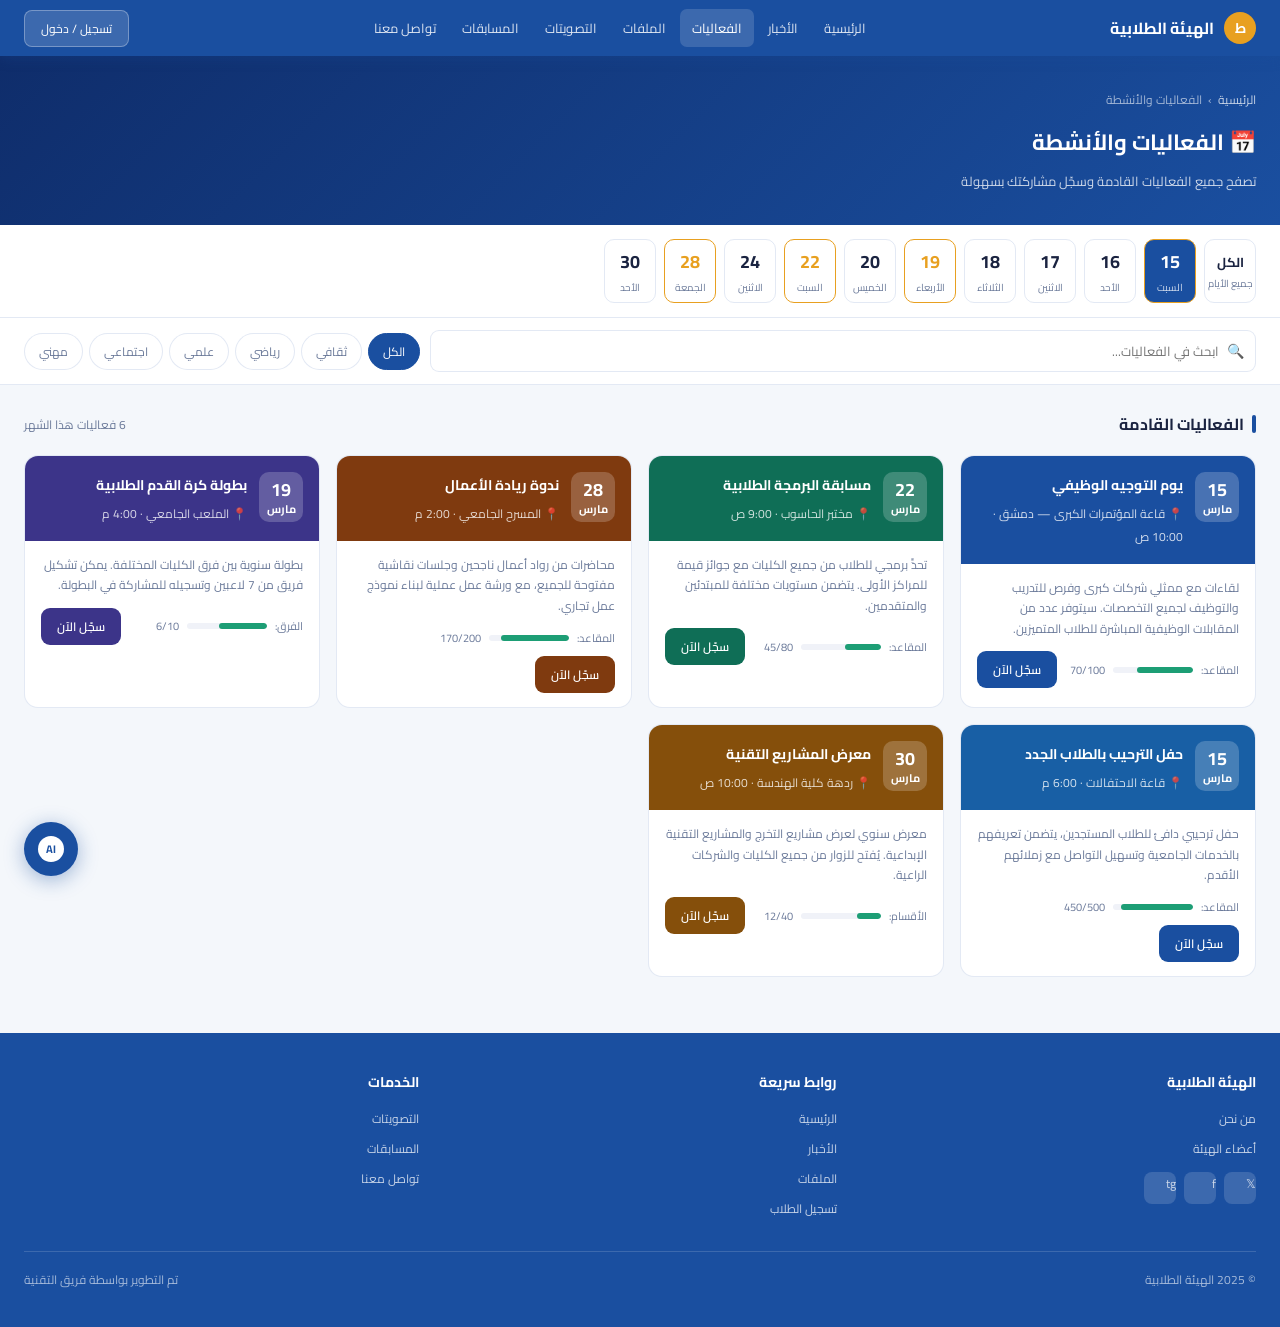
<file: events.html>
<!DOCTYPE html>
<html lang="ar" dir="rtl">
<head>
<meta charset="UTF-8"/><meta name="viewport" content="width=device-width,initial-scale=1.0"/>
<title>الفعاليات والأنشطة — الهيئة الطلابية</title>
<link href="https://fonts.googleapis.com/css2?family=Cairo:wght@400;500;700&display=swap" rel="stylesheet"/>
<link rel="stylesheet" href="style.css"/>
<style>
.events-grid{display:grid;grid-template-columns:repeat(auto-fill,minmax(280px,1fr));gap:16px}
.event-card{background:#fff;border:0.5px solid var(--c-border);border-radius:14px;overflow:hidden;cursor:pointer;transition:all .15s}
.event-card:hover{transform:translateY(-3px);box-shadow:0 8px 28px rgba(26,79,160,.12)}
.ec-top{padding:16px;color:#fff;display:flex;gap:12px;align-items:flex-start}
.ec-date{border-radius:10px;width:44px;height:50px;display:flex;flex-direction:column;align-items:center;justify-content:center;font-size:11px;font-weight:700;color:#fff;line-height:1.3;flex-shrink:0;background:rgba(255,255,255,0.2)}
.ec-date span:first-child{font-size:18px;font-weight:700}
.ec-info{flex:1}
.ec-title{font-size:14px;font-weight:700;margin-bottom:4px}
.ec-place{font-size:12px;color:rgba(255,255,255,.8);display:flex;align-items:center;gap:4px}
.ec-body{padding:14px 16px}
.ec-desc{font-size:12px;color:var(--c-muted);line-height:1.7;margin-bottom:12px}
.ec-footer{display:flex;align-items:center;justify-content:space-between;flex-wrap:wrap;gap:8px}
.ec-seats{font-size:11px;color:var(--c-muted);display:flex;align-items:center;gap:4px}
.seats-bar{width:80px;height:6px;background:#f0f2f8;border-radius:10px;overflow:hidden;display:inline-block;vertical-align:middle;margin:0 4px}
.seats-fill{height:100%;border-radius:10px;background:var(--c-green)}
.modal-overlay{position:fixed;inset:0;background:rgba(0,0,0,.45);z-index:400;display:none;align-items:center;justify-content:center}
.modal-overlay.open{display:flex}
.modal{background:#fff;border-radius:16px;padding:28px;width:90%;max-width:460px;position:relative;max-height:90vh;overflow-y:auto}
.modal h3{font-size:17px;font-weight:700;margin-bottom:6px}
.modal p{font-size:13px;color:var(--c-muted);margin-bottom:18px;line-height:1.7}
.modal-close{position:absolute;top:16px;left:16px;width:30px;height:30px;border-radius:50%;border:none;background:var(--c-light);cursor:pointer;font-size:16px;display:flex;align-items:center;justify-content:center}
.form-row{display:grid;grid-template-columns:1fr 1fr;gap:12px}
.calendar-strip{display:flex;gap:8px;overflow-x:auto;padding:14px 24px;background:#fff;border-bottom:0.5px solid var(--c-border)}
.cal-day{min-width:52px;height:64px;border:0.5px solid var(--c-border);border-radius:10px;display:flex;flex-direction:column;align-items:center;justify-content:center;cursor:pointer;transition:all .15s;flex-shrink:0}
.cal-day:hover,.cal-day.active{background:var(--c-primary);border-color:var(--c-primary);color:#fff}
.cal-day .day-num{font-size:18px;font-weight:700}
.cal-day .day-name{font-size:10px;color:var(--c-muted)}
.cal-day.active .day-name,.cal-day:hover .day-name{color:rgba(255,255,255,.8)}
.cal-day.has-event{border-color:var(--c-accent)}
.cal-day.has-event .day-num{color:var(--c-accent)}
.cal-day.active.has-event .day-num{color:#fff}
</style>
</head>
<body>
<nav class="nav">
  <a href="index.html" class="nav-logo"><div class="nav-logo-icon">ط</div>الهيئة الطلابية</a>
  <div class="nav-links">
    <a href="index.html">الرئيسية</a><a href="news.html">الأخبار</a>
    <a href="events.html" class="active">الفعاليات</a>
    <a href="files.html">الملفات</a><a href="vote.html">التصويتات</a><a href="competitions.html">المسابقات</a><a href="contact.html">تواصل معنا</a>
  </div>
  <div class="nav-actions"><button class="btn-login" onclick="location.href='register.html'">تسجيل / دخول</button></div>
</nav>

<div class="page-hero">
  <div class="breadcrumb"><a href="index.html">الرئيسية</a><span>›</span><span>الفعاليات والأنشطة</span></div>
  <h1>📅 الفعاليات والأنشطة</h1>
  <p>تصفح جميع الفعاليات القادمة وسجّل مشاركتك بسهولة</p>
</div>

<!-- Calendar Strip -->
<div class="calendar-strip" id="calStrip">
  <div class="cal-day" onclick="filterByDay(this,'الكل')"><div class="day-num" style="font-size:13px">الكل</div><div class="day-name">جميع الأيام</div></div>
  <div class="cal-day has-event active" onclick="filterByDay(this,'15')"><div class="day-num">15</div><div class="day-name">السبت</div></div>
  <div class="cal-day" onclick="filterByDay(this,'16')"><div class="day-num">16</div><div class="day-name">الأحد</div></div>
  <div class="cal-day" onclick="filterByDay(this,'17')"><div class="day-num">17</div><div class="day-name">الاثنين</div></div>
  <div class="cal-day" onclick="filterByDay(this,'18')"><div class="day-num">18</div><div class="day-name">الثلاثاء</div></div>
  <div class="cal-day has-event" onclick="filterByDay(this,'19')"><div class="day-num">19</div><div class="day-name">الأربعاء</div></div>
  <div class="cal-day" onclick="filterByDay(this,'20')"><div class="day-num">20</div><div class="day-name">الخميس</div></div>
  <div class="cal-day has-event" onclick="filterByDay(this,'22')"><div class="day-num">22</div><div class="day-name">السبت</div></div>
  <div class="cal-day" onclick="filterByDay(this,'24')"><div class="day-num">24</div><div class="day-name">الاثنين</div></div>
  <div class="cal-day has-event" onclick="filterByDay(this,'28')"><div class="day-num">28</div><div class="day-name">الجمعة</div></div>
  <div class="cal-day" onclick="filterByDay(this,'30')"><div class="day-num">30</div><div class="day-name">الأحد</div></div>
</div>

<div class="toolbar">
  <div class="search-wrap"><span class="search-icon">🔍</span><input type="text" id="searchInput" placeholder="ابحث في الفعاليات..."/></div>
  <div style="display:flex;gap:6px;flex-wrap:wrap">
    <button class="filter-btn active" onclick="setFilter(this,'all')">الكل</button>
    <button class="filter-btn" onclick="setFilter(this,'ثقافي')">ثقافي</button>
    <button class="filter-btn" onclick="setFilter(this,'رياضي')">رياضي</button>
    <button class="filter-btn" onclick="setFilter(this,'علمي')">علمي</button>
    <button class="filter-btn" onclick="setFilter(this,'اجتماعي')">اجتماعي</button>
    <button class="filter-btn" onclick="setFilter(this,'مهني')">مهني</button>
  </div>
</div>

<section class="section" id="eventsList">
  <div class="section-header"><div class="section-title">الفعاليات القادمة</div><span style="font-size:12px;color:var(--c-muted)">6 فعاليات هذا الشهر</span></div>
  <div class="events-grid">

    <div class="event-card" data-cat="مهني">
      <div class="ec-top" style="background:#1a4fa0">
        <div class="ec-date"><span>15</span><span>مارس</span></div>
        <div class="ec-info"><div class="ec-title">يوم التوجيه الوظيفي</div><div class="ec-place">📍 قاعة المؤتمرات الكبرى — دمشق · 10:00 ص</div></div>
      </div>
      <div class="ec-body">
        <p class="ec-desc">لقاءات مع ممثلي شركات كبرى وفرص للتدريب والتوظيف لجميع التخصصات. سيتوفر عدد من المقابلات الوظيفية المباشرة للطلاب المتميزين.</p>
        <div class="ec-footer">
          <div class="ec-seats">المقاعد: <div class="seats-bar"><div class="seats-fill" style="width:70%"></div></div> 70/100</div>
          <button class="btn-primary" style="padding:7px 16px;font-size:12px" onclick="openModal('يوم التوجيه الوظيفي','15 مارس 2025 — قاعة المؤتمرات الكبرى — دمشق — 10:00 ص')">سجّل الآن</button>
        </div>
      </div>
    </div>

    <div class="event-card" data-cat="علمي">
      <div class="ec-top" style="background:#0f6e56">
        <div class="ec-date"><span>22</span><span>مارس</span></div>
        <div class="ec-info"><div class="ec-title">مسابقة البرمجة الطلابية</div><div class="ec-place">📍 مختبر الحاسوب · 9:00 ص</div></div>
      </div>
      <div class="ec-body">
        <p class="ec-desc">تحدٍّ برمجي للطلاب من جميع الكليات مع جوائز قيمة للمراكز الأولى. يتضمن مستويات مختلفة للمبتدئين والمتقدمين.</p>
        <div class="ec-footer">
          <div class="ec-seats">المقاعد: <div class="seats-bar"><div class="seats-fill" style="width:45%"></div></div> 45/80</div>
          <button class="btn-primary" style="padding:7px 16px;font-size:12px;background:#0f6e56" onclick="openModal('مسابقة البرمجة الطلابية','22 مارس 2025 — مختبر الحاسوب — 9:00 ص')">سجّل الآن</button>
        </div>
      </div>
    </div>

    <div class="event-card" data-cat="ثقافي">
      <div class="ec-top" style="background:#7f3a0f">
        <div class="ec-date"><span>28</span><span>مارس</span></div>
        <div class="ec-info"><div class="ec-title">ندوة ريادة الأعمال</div><div class="ec-place">📍 المسرح الجامعي · 2:00 م</div></div>
      </div>
      <div class="ec-body">
        <p class="ec-desc">محاضرات من رواد أعمال ناجحين وجلسات نقاشية مفتوحة للجميع، مع ورشة عمل عملية لبناء نموذج عمل تجاري.</p>
        <div class="ec-footer">
          <div class="ec-seats">المقاعد: <div class="seats-bar"><div class="seats-fill" style="width:85%"></div></div> 170/200</div>
          <button class="btn-primary" style="padding:7px 16px;font-size:12px;background:#7f3a0f" onclick="openModal('ندوة ريادة الأعمال','28 مارس 2025 — المسرح الجامعي — 2:00 م')">سجّل الآن</button>
        </div>
      </div>
    </div>

    <div class="event-card" data-cat="رياضي">
      <div class="ec-top" style="background:#3C3489">
        <div class="ec-date"><span>19</span><span>مارس</span></div>
        <div class="ec-info"><div class="ec-title">بطولة كرة القدم الطلابية</div><div class="ec-place">📍 الملعب الجامعي · 4:00 م</div></div>
      </div>
      <div class="ec-body">
        <p class="ec-desc">بطولة سنوية بين فرق الكليات المختلفة. يمكن تشكيل فريق من 7 لاعبين وتسجيله للمشاركة في البطولة.</p>
        <div class="ec-footer">
          <div class="ec-seats">الفرق: <div class="seats-bar"><div class="seats-fill" style="width:60%"></div></div> 6/10</div>
          <button class="btn-primary" style="padding:7px 16px;font-size:12px;background:#3C3489" onclick="openModal('بطولة كرة القدم الطلابية','19 مارس 2025 — الملعب الجامعي — 4:00 م')">سجّل الآن</button>
        </div>
      </div>
    </div>

    <div class="event-card" data-cat="اجتماعي">
      <div class="ec-top" style="background:#185FA5">
        <div class="ec-date"><span>15</span><span>مارس</span></div>
        <div class="ec-info"><div class="ec-title">حفل الترحيب بالطلاب الجدد</div><div class="ec-place">📍 قاعة الاحتفالات · 6:00 م</div></div>
      </div>
      <div class="ec-body">
        <p class="ec-desc">حفل ترحيبي دافئ للطلاب المستجدين، يتضمن تعريفهم بالخدمات الجامعية وتسهيل التواصل مع زملائهم الأقدم.</p>
        <div class="ec-footer">
          <div class="ec-seats">المقاعد: <div class="seats-bar"><div class="seats-fill" style="width:90%"></div></div> 450/500</div>
          <button class="btn-primary" style="padding:7px 16px;font-size:12px" onclick="openModal('حفل الترحيب بالطلاب الجدد','15 مارس 2025 — قاعة الاحتفالات — 6:00 م')">سجّل الآن</button>
        </div>
      </div>
    </div>

    <div class="event-card" data-cat="علمي">
      <div class="ec-top" style="background:#854F0B">
        <div class="ec-date"><span>30</span><span>مارس</span></div>
        <div class="ec-info"><div class="ec-title">معرض المشاريع التقنية</div><div class="ec-place">📍 ردهة كلية الهندسة · 10:00 ص</div></div>
      </div>
      <div class="ec-body">
        <p class="ec-desc">معرض سنوي لعرض مشاريع التخرج والمشاريع التقنية الإبداعية. يُفتح للزوار من جميع الكليات والشركات الراعية.</p>
        <div class="ec-footer">
          <div class="ec-seats">الأقسام: <div class="seats-bar"><div class="seats-fill" style="width:30%"></div></div> 12/40</div>
          <button class="btn-primary" style="padding:7px 16px;font-size:12px;background:#854F0B" onclick="openModal('معرض المشاريع التقنية','30 مارس 2025 — ردهة كلية الهندسة — 10:00 ص')">سجّل الآن</button>
        </div>
      </div>
    </div>

  </div>
</section>

<!-- Modal -->
<div class="modal-overlay" id="modalOverlay" onclick="closeModal(event)">
  <div class="modal">
    <button class="modal-close" onclick="closeModalDirect()">✕</button>
    <h3 id="modalTitle">اسم الفعالية</h3>
    <p id="modalInfo">تفاصيل الفعالية</p>
    <form onsubmit="submitReg(event)">
      <div class="form-row">
        <div class="form-group"><label>الاسم الكامل</label><input type="text" placeholder="الاسم" required/></div>
        <div class="form-group"><label>الكلية</label><select><option>اختر الكلية</option><option>كلية العلوم</option><option>كلية الهندسة</option><option>كلية الآداب</option><option>كلية الطب</option><option>كلية الاقتصاد</option></select></div>
      </div>
      <div class="form-row">
        <div class="form-group"><label>السنة الدراسية</label><select><option>الأولى</option><option>الثانية</option><option>الثالثة</option><option>الرابعة</option></select></div>
        <div class="form-group"><label>رقم الهاتف</label><input type="tel" placeholder="09xxxxxxxx"/></div>
      </div>
      <div class="form-group"><label>البريد الإلكتروني</label><input type="email" placeholder="example@university.edu.sy" required/></div>
      <button type="submit" class="btn-primary" style="width:100%;margin-top:4px">تأكيد التسجيل</button>
    </form>
  </div>
</div>

<footer class="footer">
  <div class="footer-grid">
    <div class="footer-col"><h4>الهيئة الطلابية</h4><a href="#">من نحن</a><a href="#">أعضاء الهيئة</a><div class="social-links"><a class="social-btn">𝕏</a><a class="social-btn">f</a><a class="social-btn">tg</a></div></div>
    <div class="footer-col"><h4>روابط سريعة</h4><a href="index.html">الرئيسية</a><a href="news.html">الأخبار</a><a href="files.html">الملفات</a><a href="register.html">تسجيل الطلاب</a></div>
    <div class="footer-col"><h4>الخدمات</h4><a href="vote.html">التصويتات</a><a href="competitions.html">المسابقات</a><a href="contact.html">تواصل معنا</a></div>
  </div>
  <div class="footer-bottom"><span>© 2025 الهيئة الطلابية</span><span>تم التطوير بواسطة فريق التقنية</span></div>
</footer>

<div class="chat-widget">
  <div class="chat-popup" id="chatPopup"><div class="chat-popup-title">💬 المساعد الذكي</div><div class="chat-popup-sub">متاح 24/7</div><div class="chat-msgs" id="chatMsgs"><div class="msg-bot">مرحباً! كيف يمكنني مساعدتك؟</div></div><div class="chat-input-row"><input type="text" id="chatInput" placeholder="اكتب سؤالك..."/><button class="chat-send" onclick="sendChat()">إرسال</button></div></div>
  <div class="chat-fab" onclick="toggleChat()"><div class="chat-fab-inner">AI</div></div>
</div>
<script src="shared.js"></script>
<script>
var activeFilter='all';
function setFilter(btn,cat){document.querySelectorAll('.filter-btn').forEach(function(b){b.classList.remove('active')});btn.classList.add('active');activeFilter=cat;document.querySelectorAll('.event-card').forEach(function(c){c.style.display=(activeFilter==='all'||c.getAttribute('data-cat').includes(activeFilter))?'block':'none';});}
function filterByDay(el,day){document.querySelectorAll('.cal-day').forEach(function(d){d.classList.remove('active')});el.classList.add('active');}
function openModal(title,info){document.getElementById('modalTitle').textContent=title;document.getElementById('modalInfo').textContent=info;document.getElementById('modalOverlay').classList.add('open');}
function closeModal(e){if(e.target===document.getElementById('modalOverlay'))closeModalDirect();}
function closeModalDirect(){document.getElementById('modalOverlay').classList.remove('open');}
function submitReg(e){e.preventDefault();closeModalDirect();showToast('تم تسجيلك بنجاح في الفعالية! 🎉','success');}
</script>
</body>
</html>
</file>
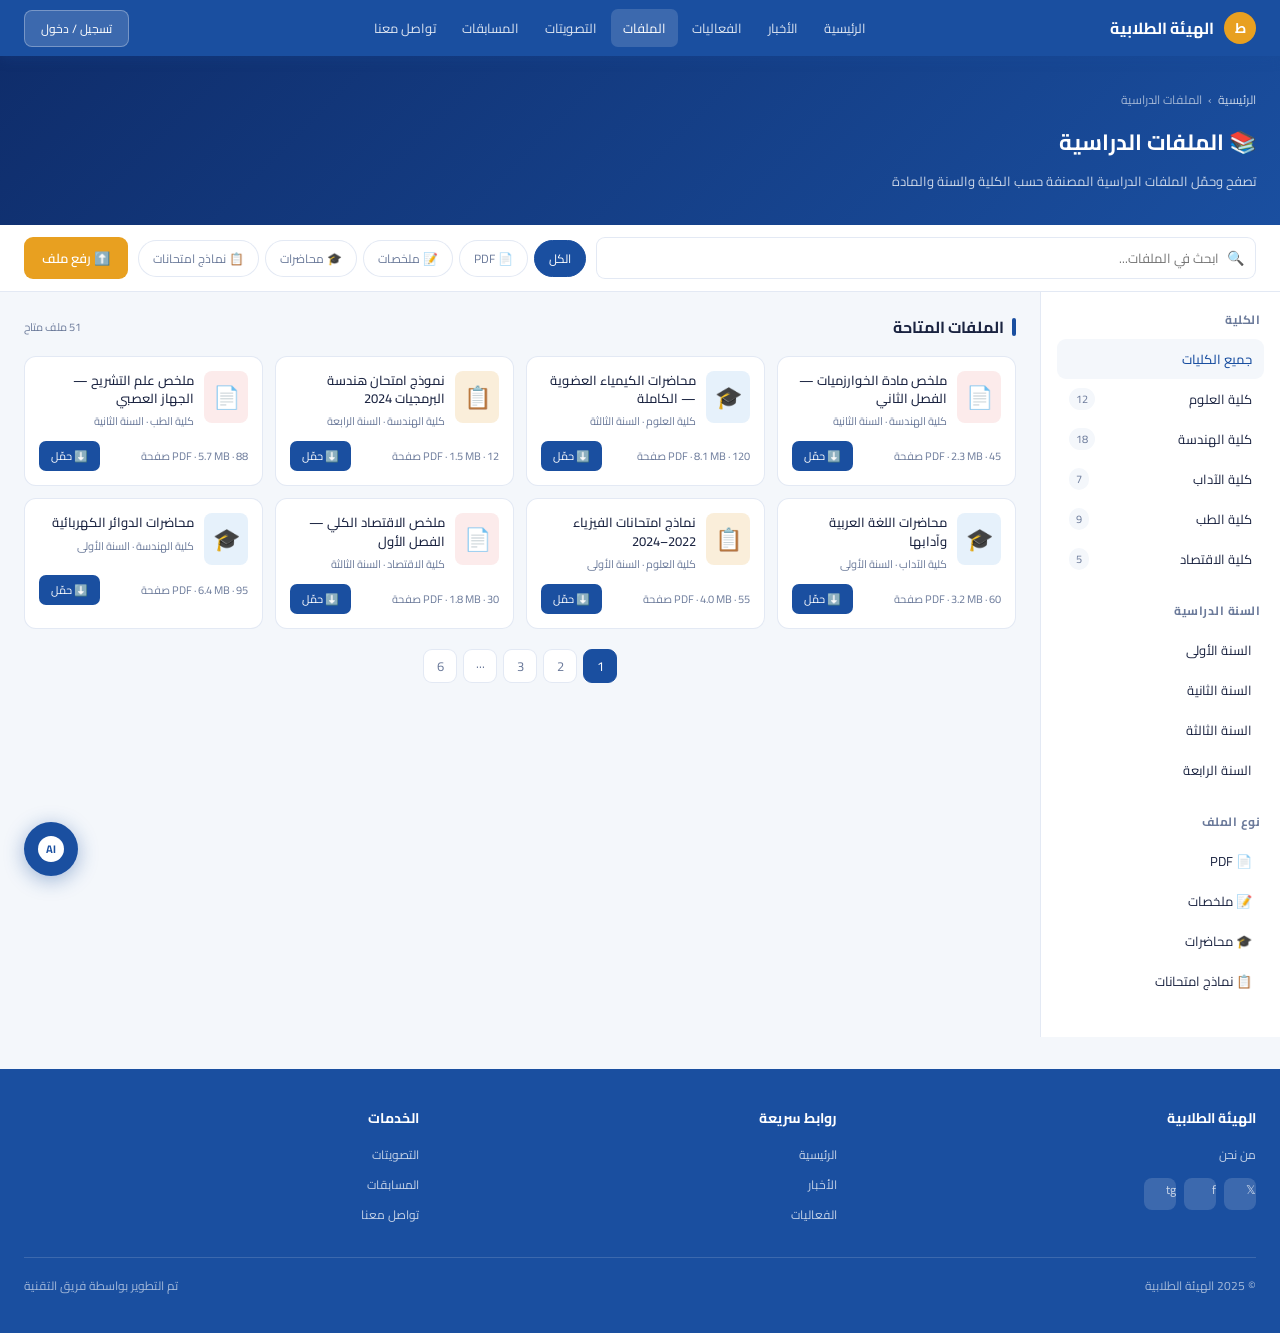
<file: files.html>
<!DOCTYPE html>
<html lang="ar" dir="rtl">
<head>
<meta charset="UTF-8"/><meta name="viewport" content="width=device-width,initial-scale=1.0"/>
<title>الملفات الدراسية — الهيئة الطلابية</title>
<link href="https://fonts.googleapis.com/css2?family=Cairo:wght@400;500;700&display=swap" rel="stylesheet"/>
<link rel="stylesheet" href="style.css"/>
<style>
.files-layout{display:grid;grid-template-columns:240px 1fr;gap:0;min-height:60vh}
.files-sidebar{background:#fff;border-left:0.5px solid var(--c-border);padding:16px}
.fs-section{margin-bottom:20px}
.fs-title{font-size:12px;font-weight:700;color:var(--c-muted);text-transform:uppercase;letter-spacing:.5px;margin-bottom:8px;padding:0 4px}
.fs-item{padding:8px 12px;border-radius:9px;cursor:pointer;font-size:13px;transition:background .12s;display:flex;justify-content:space-between;align-items:center}
.fs-item:hover,.fs-item.active{background:var(--c-light);color:var(--c-primary);font-weight:500}
.fs-count{font-size:11px;color:var(--c-muted);background:var(--c-light);padding:1px 7px;border-radius:20px}
.files-main{padding:20px 24px}
.files-grid{display:grid;grid-template-columns:repeat(auto-fill,minmax(200px,1fr));gap:12px}
.file-card{background:#fff;border:0.5px solid var(--c-border);border-radius:12px;padding:14px;cursor:pointer;transition:all .15s;display:flex;flex-direction:column;gap:10px}
.file-card:hover{border-color:rgba(26,79,160,.3);transform:translateY(-1px);box-shadow:0 4px 16px rgba(26,79,160,.08)}
.file-icon{width:44px;height:52px;border-radius:8px;display:flex;align-items:center;justify-content:center;font-size:22px}
.fi-pdf{background:#FCEBEB}
.fi-doc{background:#E6F1FB}
.fi-ppt{background:#FAEEDA}
.file-name{font-size:13px;font-weight:500;line-height:1.4;flex:1}
.file-meta{font-size:11px;color:var(--c-muted);display:flex;justify-content:space-between;align-items:center}
.file-dl{background:var(--c-primary);color:#fff;border:none;border-radius:7px;padding:5px 12px;font-size:11px;font-family:'Cairo',sans-serif;cursor:pointer;transition:opacity .15s}
.file-dl:hover{opacity:.85}
.upload-btn{background:var(--c-accent);color:#fff;border:none;border-radius:9px;padding:9px 18px;font-size:13px;font-family:'Cairo',sans-serif;font-weight:600;cursor:pointer;display:flex;align-items:center;gap:6px}
.modal-overlay{position:fixed;inset:0;background:rgba(0,0,0,.45);z-index:400;display:none;align-items:center;justify-content:center}
.modal-overlay.open{display:flex}
.modal{background:#fff;border-radius:16px;padding:28px;width:90%;max-width:440px;position:relative}
.modal h3{font-size:16px;font-weight:700;margin-bottom:16px}
.modal-close{position:absolute;top:16px;left:16px;width:30px;height:30px;border-radius:50%;border:none;background:var(--c-light);cursor:pointer;font-size:16px}
.upload-area{border:2px dashed var(--c-border);border-radius:12px;padding:28px;text-align:center;cursor:pointer;transition:border-color .15s;margin-bottom:14px}
.upload-area:hover{border-color:var(--c-primary)}
.upload-area p{font-size:13px;color:var(--c-muted);margin-top:8px}
@media(max-width:768px){.files-layout{grid-template-columns:1fr}.files-sidebar{display:none}}
</style>
</head>
<body>
<nav class="nav">
  <a href="index.html" class="nav-logo"><div class="nav-logo-icon">ط</div>الهيئة الطلابية</a>
  <div class="nav-links">
    <a href="index.html">الرئيسية</a><a href="news.html">الأخبار</a><a href="events.html">الفعاليات</a>
    <a href="files.html" class="active">الملفات</a>
    <a href="vote.html">التصويتات</a><a href="competitions.html">المسابقات</a><a href="contact.html">تواصل معنا</a>
  </div>
  <div class="nav-actions"><button class="btn-login" onclick="location.href='register.html'">تسجيل / دخول</button></div>
</nav>

<div class="page-hero">
  <div class="breadcrumb"><a href="index.html">الرئيسية</a><span>›</span><span>الملفات الدراسية</span></div>
  <h1>📚 الملفات الدراسية</h1>
  <p>تصفح وحمّل الملفات الدراسية المصنفة حسب الكلية والسنة والمادة</p>
</div>

<div class="toolbar">
  <div class="search-wrap"><span class="search-icon">🔍</span><input type="text" id="searchInput" placeholder="ابحث في الملفات..." oninput="filterFiles()"/></div>
  <div style="display:flex;gap:6px;flex-wrap:wrap">
    <button class="filter-btn active" onclick="setFilter(this,'all')">الكل</button>
    <button class="filter-btn" onclick="setFilter(this,'pdf')">📄 PDF</button>
    <button class="filter-btn" onclick="setFilter(this,'ملخص')">📝 ملخصات</button>
    <button class="filter-btn" onclick="setFilter(this,'محاضرة')">🎓 محاضرات</button>
    <button class="filter-btn" onclick="setFilter(this,'امتحان')">📋 نماذج امتحانات</button>
  </div>
  <button class="upload-btn" onclick="document.getElementById('uploadModal').classList.add('open')">⬆️ رفع ملف</button>
</div>

<div class="files-layout">
  <div class="files-sidebar">
    <div class="fs-section">
      <div class="fs-title">الكلية</div>
      <div class="fs-item active" onclick="filterCat(this,'all')">جميع الكليات</div>
      <div class="fs-item" onclick="filterCat(this,'علوم')">كلية العلوم <span class="fs-count">12</span></div>
      <div class="fs-item" onclick="filterCat(this,'هندسة')">كلية الهندسة <span class="fs-count">18</span></div>
      <div class="fs-item" onclick="filterCat(this,'آداب')">كلية الآداب <span class="fs-count">7</span></div>
      <div class="fs-item" onclick="filterCat(this,'طب')">كلية الطب <span class="fs-count">9</span></div>
      <div class="fs-item" onclick="filterCat(this,'اقتصاد')">كلية الاقتصاد <span class="fs-count">5</span></div>
    </div>
    <div class="fs-section">
      <div class="fs-title">السنة الدراسية</div>
      <div class="fs-item" onclick="filterCat(this,'أولى')">السنة الأولى</div>
      <div class="fs-item" onclick="filterCat(this,'ثانية')">السنة الثانية</div>
      <div class="fs-item" onclick="filterCat(this,'ثالثة')">السنة الثالثة</div>
      <div class="fs-item" onclick="filterCat(this,'رابعة')">السنة الرابعة</div>
    </div>
    <div class="fs-section">
      <div class="fs-title">نوع الملف</div>
      <div class="fs-item" onclick="filterCat(this,'pdf')">📄 PDF</div>
      <div class="fs-item" onclick="filterCat(this,'ملخص')">📝 ملخصات</div>
      <div class="fs-item" onclick="filterCat(this,'محاضرة')">🎓 محاضرات</div>
      <div class="fs-item" onclick="filterCat(this,'امتحان')">📋 نماذج امتحانات</div>
    </div>
  </div>

  <div class="files-main" id="filesMain">
    <div class="section-header" style="margin-bottom:14px">
      <div class="section-title">الملفات المتاحة</div>
      <span style="font-size:11px;color:var(--c-muted)">51 ملف متاح</span>
    </div>
    <div class="files-grid" id="filesGrid">

      <div class="file-card" data-cat="هندسة ملخص">
        <div style="display:flex;gap:10px;align-items:flex-start">
          <div class="file-icon fi-pdf">📄</div>
          <div style="flex:1"><div class="file-name">ملخص مادة الخوارزميات — الفصل الثاني</div><div style="font-size:11px;color:var(--c-muted);margin-top:4px">كلية الهندسة · السنة الثانية</div></div>
        </div>
        <div class="file-meta"><span>PDF · 2.3 MB · 45 صفحة</span><button class="file-dl" onclick="showToast('جاري التحميل...','success')">⬇️ حمّل</button></div>
      </div>

      <div class="file-card" data-cat="علوم محاضرة">
        <div style="display:flex;gap:10px;align-items:flex-start">
          <div class="file-icon fi-doc">🎓</div>
          <div style="flex:1"><div class="file-name">محاضرات الكيمياء العضوية — الكاملة</div><div style="font-size:11px;color:var(--c-muted);margin-top:4px">كلية العلوم · السنة الثالثة</div></div>
        </div>
        <div class="file-meta"><span>PDF · 8.1 MB · 120 صفحة</span><button class="file-dl" onclick="showToast('جاري التحميل...','success')">⬇️ حمّل</button></div>
      </div>

      <div class="file-card" data-cat="هندسة امتحان">
        <div style="display:flex;gap:10px;align-items:flex-start">
          <div class="file-icon fi-ppt">📋</div>
          <div style="flex:1"><div class="file-name">نموذج امتحان هندسة البرمجيات 2024</div><div style="font-size:11px;color:var(--c-muted);margin-top:4px">كلية الهندسة · السنة الرابعة</div></div>
        </div>
        <div class="file-meta"><span>PDF · 1.5 MB · 12 صفحة</span><button class="file-dl" onclick="showToast('جاري التحميل...','success')">⬇️ حمّل</button></div>
      </div>

      <div class="file-card" data-cat="طب ملخص">
        <div style="display:flex;gap:10px;align-items:flex-start">
          <div class="file-icon fi-pdf">📄</div>
          <div style="flex:1"><div class="file-name">ملخص علم التشريح — الجهاز العصبي</div><div style="font-size:11px;color:var(--c-muted);margin-top:4px">كلية الطب · السنة الثانية</div></div>
        </div>
        <div class="file-meta"><span>PDF · 5.7 MB · 88 صفحة</span><button class="file-dl" onclick="showToast('جاري التحميل...','success')">⬇️ حمّل</button></div>
      </div>

      <div class="file-card" data-cat="آداب محاضرة">
        <div style="display:flex;gap:10px;align-items:flex-start">
          <div class="file-icon fi-doc">🎓</div>
          <div style="flex:1"><div class="file-name">محاضرات اللغة العربية وآدابها</div><div style="font-size:11px;color:var(--c-muted);margin-top:4px">كلية الآداب · السنة الأولى</div></div>
        </div>
        <div class="file-meta"><span>PDF · 3.2 MB · 60 صفحة</span><button class="file-dl" onclick="showToast('جاري التحميل...','success')">⬇️ حمّل</button></div>
      </div>

      <div class="file-card" data-cat="علوم امتحان">
        <div style="display:flex;gap:10px;align-items:flex-start">
          <div class="file-icon fi-ppt">📋</div>
          <div style="flex:1"><div class="file-name">نماذج امتحانات الفيزياء 2022–2024</div><div style="font-size:11px;color:var(--c-muted);margin-top:4px">كلية العلوم · السنة الأولى</div></div>
        </div>
        <div class="file-meta"><span>PDF · 4.0 MB · 55 صفحة</span><button class="file-dl" onclick="showToast('جاري التحميل...','success')">⬇️ حمّل</button></div>
      </div>

      <div class="file-card" data-cat="اقتصاد ملخص">
        <div style="display:flex;gap:10px;align-items:flex-start">
          <div class="file-icon fi-pdf">📄</div>
          <div style="flex:1"><div class="file-name">ملخص الاقتصاد الكلي — الفصل الأول</div><div style="font-size:11px;color:var(--c-muted);margin-top:4px">كلية الاقتصاد · السنة الثالثة</div></div>
        </div>
        <div class="file-meta"><span>PDF · 1.8 MB · 30 صفحة</span><button class="file-dl" onclick="showToast('جاري التحميل...','success')">⬇️ حمّل</button></div>
      </div>

      <div class="file-card" data-cat="هندسة محاضرة">
        <div style="display:flex;gap:10px;align-items:flex-start">
          <div class="file-icon fi-doc">🎓</div>
          <div style="flex:1"><div class="file-name">محاضرات الدوائر الكهربائية</div><div style="font-size:11px;color:var(--c-muted);margin-top:4px">كلية الهندسة · السنة الأولى</div></div>
        </div>
        <div class="file-meta"><span>PDF · 6.4 MB · 95 صفحة</span><button class="file-dl" onclick="showToast('جاري التحميل...','success')">⬇️ حمّل</button></div>
      </div>

    </div>
    <div class="pagination">
      <div class="pg active">1</div><div class="pg">2</div><div class="pg">3</div><div class="pg">···</div><div class="pg">6</div>
    </div>
  </div>
</div>

<!-- Upload Modal -->
<div class="modal-overlay" id="uploadModal" onclick="if(event.target===this)this.classList.remove('open')">
  <div class="modal">
    <button class="modal-close" onclick="document.getElementById('uploadModal').classList.remove('open')">✕</button>
    <h3>⬆️ رفع ملف دراسي جديد</h3>
    <form onsubmit="submitUpload(event)">
      <div class="upload-area" onclick="showToast('يرجى اختيار الملف من جهازك','success')">
        <div style="font-size:36px">📁</div>
        <p>انقر لاختيار الملف أو اسحبه هنا<br/><span style="font-size:11px">PDF, DOC, PPT — الحجم الأقصى 20MB</span></p>
      </div>
      <div class="form-group"><label>اسم الملف</label><input type="text" placeholder="مثال: ملخص الخوارزميات الفصل الثاني" required/></div>
      <div style="display:grid;grid-template-columns:1fr 1fr;gap:12px">
        <div class="form-group"><label>الكلية</label><select><option>اختر الكلية</option><option>كلية العلوم</option><option>كلية الهندسة</option><option>كلية الآداب</option><option>كلية الطب</option><option>كلية الاقتصاد</option></select></div>
        <div class="form-group"><label>السنة الدراسية</label><select><option>الأولى</option><option>الثانية</option><option>الثالثة</option><option>الرابعة</option></select></div>
      </div>
      <div class="form-group"><label>نوع الملف</label><select><option>ملخص</option><option>محاضرات</option><option>نموذج امتحان</option><option>مرجع دراسي</option></select></div>
      <button type="submit" class="btn-primary" style="width:100%">رفع الملف</button>
    </form>
  </div>
</div>

<footer class="footer">
  <div class="footer-grid">
    <div class="footer-col"><h4>الهيئة الطلابية</h4><a href="#">من نحن</a><div class="social-links"><a class="social-btn">𝕏</a><a class="social-btn">f</a><a class="social-btn">tg</a></div></div>
    <div class="footer-col"><h4>روابط سريعة</h4><a href="index.html">الرئيسية</a><a href="news.html">الأخبار</a><a href="events.html">الفعاليات</a></div>
    <div class="footer-col"><h4>الخدمات</h4><a href="vote.html">التصويتات</a><a href="competitions.html">المسابقات</a><a href="contact.html">تواصل معنا</a></div>
  </div>
  <div class="footer-bottom"><span>© 2025 الهيئة الطلابية</span><span>تم التطوير بواسطة فريق التقنية</span></div>
</footer>

<div class="chat-widget">
  <div class="chat-popup" id="chatPopup"><div class="chat-popup-title">💬 المساعد الذكي</div><div class="chat-popup-sub">متاح 24/7</div><div class="chat-msgs" id="chatMsgs"><div class="msg-bot">مرحباً! كيف يمكنني مساعدتك؟</div></div><div class="chat-input-row"><input type="text" id="chatInput" placeholder="اكتب سؤالك..."/><button class="chat-send" onclick="sendChat()">إرسال</button></div></div>
  <div class="chat-fab" onclick="toggleChat()"><div class="chat-fab-inner">AI</div></div>
</div>
<script src="shared.js"></script>
<script>
var activeFilter='all';
function setFilter(btn,cat){document.querySelectorAll('.filter-btn').forEach(function(b){b.classList.remove('active')});btn.classList.add('active');activeFilter=cat;filterFiles();}
function filterCat(el,cat){document.querySelectorAll('.fs-item').forEach(function(i){i.classList.remove('active')});el.classList.add('active');activeFilter=cat;filterFiles();}
function filterFiles(){var q=document.getElementById('searchInput').value.trim().toLowerCase();document.querySelectorAll('.file-card').forEach(function(c){var cat=c.getAttribute('data-cat')||'';var txt=c.innerText.toLowerCase();c.style.display=((activeFilter==='all'||cat.includes(activeFilter))&&(q===''||txt.includes(q)))?'flex':'none';});}
function submitUpload(e){e.preventDefault();document.getElementById('uploadModal').classList.remove('open');showToast('تم رفع الملف بنجاح! سيتم مراجعته قريباً ✅','success');}
</script>
</body>
</html>
</file>
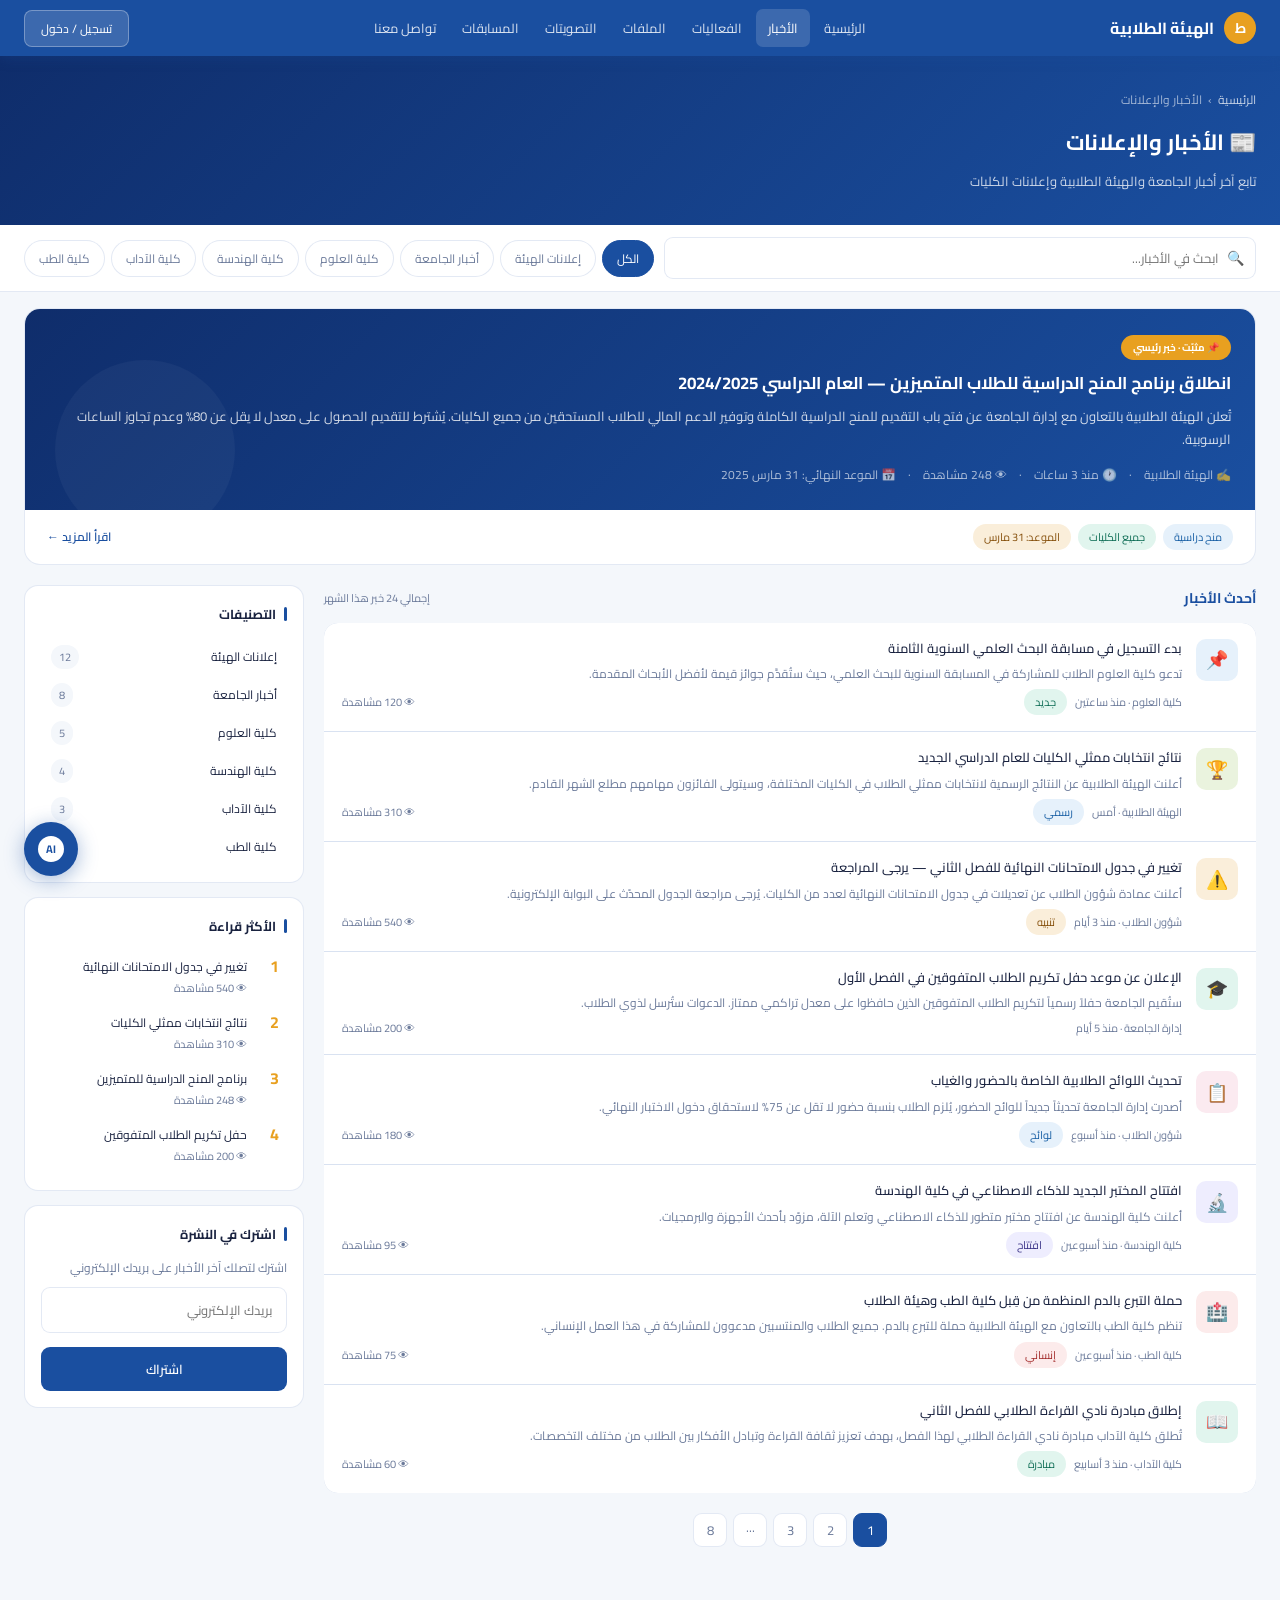
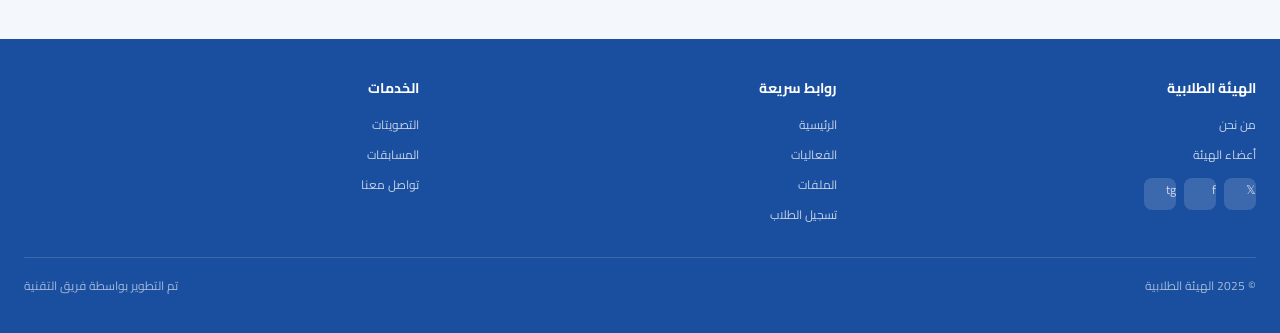
<file: news.html>
<!DOCTYPE html>
<html lang="ar" dir="rtl">
<head>
<meta charset="UTF-8"/><meta name="viewport" content="width=device-width,initial-scale=1.0"/>
<title>الأخبار والإعلانات — الهيئة الطلابية</title>
<link href="https://fonts.googleapis.com/css2?family=Cairo:wght@400;500;700&display=swap" rel="stylesheet"/>
<link rel="stylesheet" href="style.css"/>
<style>
.layout{display:grid;grid-template-columns:1fr 280px;gap:20px;padding:20px 24px 32px}
.featured{background:#fff;border:0.5px solid var(--c-border);border-radius:16px;overflow:hidden;margin:16px 24px 0}
.feat-body{background:linear-gradient(135deg,#0f2d6b,#1a4fa0);padding:24px;color:#fff;position:relative;overflow:hidden}
.feat-body::before{content:'';position:absolute;bottom:-30px;left:30px;width:180px;height:180px;background:rgba(255,255,255,0.04);border-radius:50%}
.pinned{background:var(--c-accent);color:#fff;font-size:10px;font-weight:700;padding:3px 12px;border-radius:20px;display:inline-block;margin-bottom:10px}
.feat-body h2{font-size:17px;font-weight:700;line-height:1.6;margin-bottom:8px;position:relative}
.feat-body p{font-size:13px;color:rgba(255,255,255,.82);line-height:1.75;position:relative}
.feat-meta{display:flex;gap:12px;margin-top:12px;font-size:12px;color:rgba(255,255,255,.65);flex-wrap:wrap;position:relative}
.feat-footer{padding:14px 22px;display:flex;align-items:center;justify-content:space-between;flex-wrap:wrap;gap:8px}
.news-list{display:flex;flex-direction:column;gap:1px;background:var(--c-border);border-radius:14px;overflow:hidden}
.news-row{background:#fff;padding:16px 18px;display:flex;gap:14px;align-items:flex-start;cursor:pointer;transition:background .12s}
.news-row:hover{background:#f7fafd}
.news-row:first-child{border-radius:14px 14px 0 0}
.news-row:last-child{border-radius:0 0 14px 14px}
.nr-icon{width:42px;height:42px;border-radius:10px;display:flex;align-items:center;justify-content:center;font-size:18px;flex-shrink:0}
.nr-body{flex:1}
.nr-body h4{font-size:13px;font-weight:500;line-height:1.5;margin-bottom:6px}
.nr-body p{font-size:12px;color:var(--c-muted);line-height:1.6;margin-bottom:6px}
.nr-footer{display:flex;align-items:center;gap:8px;flex-wrap:wrap}
.nr-meta{font-size:11px;color:var(--c-muted)}
.nr-views{font-size:11px;color:var(--c-muted);margin-right:auto}
.sidebar-card{background:#fff;border:0.5px solid var(--c-border);border-radius:14px;padding:16px;margin-bottom:14px}
.sc-title{font-size:13px;font-weight:700;margin-bottom:12px;display:flex;align-items:center;gap:8px}
.sc-title::before{content:'';width:3px;height:14px;background:var(--c-primary);border-radius:3px;display:inline-block}
.cat-item{display:flex;justify-content:space-between;align-items:center;padding:7px 10px;border-radius:8px;cursor:pointer;transition:background .12s;font-size:12px}
.cat-item:hover{background:var(--c-light)}
.cat-count{background:var(--c-light);color:var(--c-muted);font-size:11px;padding:2px 8px;border-radius:20px}
.pop-item{display:flex;gap:10px;align-items:flex-start;padding:8px;border-radius:9px;cursor:pointer;transition:background .12s}
.pop-item:hover{background:var(--c-light)}
.pop-num{font-size:16px;font-weight:700;color:var(--c-accent);width:22px;flex-shrink:0;line-height:1}
.pop-title{font-size:12px;line-height:1.5}
.pop-views{font-size:11px;color:var(--c-muted);margin-top:2px}
@media(max-width:900px){.layout{grid-template-columns:1fr}.sidebar{display:none}}
</style>
</head>
<body>
<nav class="nav">
  <a href="index.html" class="nav-logo"><div class="nav-logo-icon">ط</div>الهيئة الطلابية</a>
  <div class="nav-links">
    <a href="index.html">الرئيسية</a>
    <a href="news.html" class="active">الأخبار</a>
    <a href="events.html">الفعاليات</a>
    <a href="files.html">الملفات</a>
    <a href="vote.html">التصويتات</a>
    <a href="competitions.html">المسابقات</a>
    <a href="contact.html">تواصل معنا</a>
  </div>
  <div class="nav-actions"><button class="btn-login" onclick="location.href='register.html'">تسجيل / دخول</button></div>
</nav>

<div class="page-hero">
  <div class="breadcrumb"><a href="index.html">الرئيسية</a><span>›</span><span>الأخبار والإعلانات</span></div>
  <h1>📰 الأخبار والإعلانات</h1>
  <p>تابع آخر أخبار الجامعة والهيئة الطلابية وإعلانات الكليات</p>
</div>

<div class="toolbar">
  <div class="search-wrap"><span class="search-icon">🔍</span><input type="text" id="searchInput" placeholder="ابحث في الأخبار..." oninput="filterNews()"/></div>
  <div style="display:flex;gap:6px;flex-wrap:wrap" id="filterGroup">
    <button class="filter-btn active" onclick="setFilter(this,'all')">الكل</button>
    <button class="filter-btn" onclick="setFilter(this,'هيئة')">إعلانات الهيئة</button>
    <button class="filter-btn" onclick="setFilter(this,'جامعة')">أخبار الجامعة</button>
    <button class="filter-btn" onclick="setFilter(this,'علوم')">كلية العلوم</button>
    <button class="filter-btn" onclick="setFilter(this,'هندسة')">كلية الهندسة</button>
    <button class="filter-btn" onclick="setFilter(this,'آداب')">كلية الآداب</button>
    <button class="filter-btn" onclick="setFilter(this,'طب')">كلية الطب</button>
  </div>
</div>

<div class="featured">
  <div class="feat-body">
    <span class="pinned">📌 مثبّت · خبر رئيسي</span>
    <h2>انطلاق برنامج المنح الدراسية للطلاب المتميزين — العام الدراسي 2024/2025</h2>
    <p>تُعلن الهيئة الطلابية بالتعاون مع إدارة الجامعة عن فتح باب التقديم للمنح الدراسية الكاملة وتوفير الدعم المالي للطلاب المستحقين من جميع الكليات. يُشترط للتقديم الحصول على معدل لا يقل عن 80% وعدم تجاوز الساعات الرسوبية.</p>
    <div class="feat-meta"><span>✍️ الهيئة الطلابية</span><span>·</span><span>🕐 منذ 3 ساعات</span><span>·</span><span>👁 248 مشاهدة</span><span>·</span><span>📅 الموعد النهائي: 31 مارس 2025</span></div>
  </div>
  <div class="feat-footer">
    <div style="display:flex;gap:7px;flex-wrap:wrap"><span class="tag tag-blue">منح دراسية</span><span class="tag tag-green">جميع الكليات</span><span class="tag tag-amber">الموعد: 31 مارس</span></div>
    <a href="#" style="font-size:12px;color:var(--c-primary);font-weight:600;text-decoration:none">اقرأ المزيد ←</a>
  </div>
</div>

<div class="layout">
  <div>
    <div style="display:flex;justify-content:space-between;align-items:center;margin-bottom:12px">
      <span style="font-size:14px;font-weight:700;color:var(--c-primary)">أحدث الأخبار</span>
      <span style="font-size:11px;color:var(--c-muted)">إجمالي 24 خبر هذا الشهر</span>
    </div>
    <div class="news-list" id="newsList">
      <div class="news-row" data-cat="علوم"><div class="nr-icon" style="background:#E6F1FB">📌</div><div class="nr-body"><h4>بدء التسجيل في مسابقة البحث العلمي السنوية الثامنة</h4><p>تدعو كلية العلوم الطلابَ للمشاركة في المسابقة السنوية للبحث العلمي، حيث ستُقدَّم جوائز قيمة لأفضل الأبحاث المقدمة.</p><div class="nr-footer"><span class="nr-meta">كلية العلوم · منذ ساعتين</span><span class="tag tag-green">جديد</span><span class="nr-views">👁 120 مشاهدة</span></div></div></div>
      <div class="news-row" data-cat="هيئة"><div class="nr-icon" style="background:#EAF3DE">🏆</div><div class="nr-body"><h4>نتائج انتخابات ممثلي الكليات للعام الدراسي الجديد</h4><p>أعلنت الهيئة الطلابية عن النتائج الرسمية لانتخابات ممثلي الطلاب في الكليات المختلفة، وسيتولى الفائزون مهامهم مطلع الشهر القادم.</p><div class="nr-footer"><span class="nr-meta">الهيئة الطلابية · أمس</span><span class="tag tag-blue">رسمي</span><span class="nr-views">👁 310 مشاهدة</span></div></div></div>
      <div class="news-row" data-cat="جامعة"><div class="nr-icon" style="background:#FAEEDA">⚠️</div><div class="nr-body"><h4>تغيير في جدول الامتحانات النهائية للفصل الثاني — يرجى المراجعة</h4><p>أعلنت عمادة شؤون الطلاب عن تعديلات في جدول الامتحانات النهائية لعدد من الكليات. يُرجى مراجعة الجدول المحدّث على البوابة الإلكترونية.</p><div class="nr-footer"><span class="nr-meta">شؤون الطلاب · منذ 3 أيام</span><span class="tag tag-amber">تنبيه</span><span class="nr-views">👁 540 مشاهدة</span></div></div></div>
      <div class="news-row" data-cat="جامعة"><div class="nr-icon" style="background:#E1F5EE">🎓</div><div class="nr-body"><h4>الإعلان عن موعد حفل تكريم الطلاب المتفوقين في الفصل الأول</h4><p>ستُقيم الجامعة حفلاً رسمياً لتكريم الطلاب المتفوقين الذين حافظوا على معدل تراكمي ممتاز. الدعوات ستُرسل لذوي الطلاب.</p><div class="nr-footer"><span class="nr-meta">إدارة الجامعة · منذ 5 أيام</span><span class="nr-views">👁 200 مشاهدة</span></div></div></div>
      <div class="news-row" data-cat="هيئة"><div class="nr-icon" style="background:#FBEAF0">📋</div><div class="nr-body"><h4>تحديث اللوائح الطلابية الخاصة بالحضور والغياب</h4><p>أصدرت إدارة الجامعة تحديثاً جديداً للوائح الحضور، يُلزم الطلاب بنسبة حضور لا تقل عن 75% لاستحقاق دخول الاختبار النهائي.</p><div class="nr-footer"><span class="nr-meta">شؤون الطلاب · منذ أسبوع</span><span class="tag tag-blue">لوائح</span><span class="nr-views">👁 180 مشاهدة</span></div></div></div>
      <div class="news-row" data-cat="هندسة"><div class="nr-icon" style="background:#EEEDFE">🔬</div><div class="nr-body"><h4>افتتاح المختبر الجديد للذكاء الاصطناعي في كلية الهندسة</h4><p>أعلنت كلية الهندسة عن افتتاح مختبر متطور للذكاء الاصطناعي وتعلم الآلة، مزوّد بأحدث الأجهزة والبرمجيات.</p><div class="nr-footer"><span class="nr-meta">كلية الهندسة · منذ أسبوعين</span><span class="tag tag-purple">افتتاح</span><span class="nr-views">👁 95 مشاهدة</span></div></div></div>
      <div class="news-row" data-cat="طب"><div class="nr-icon" style="background:#FCEBEB">🏥</div><div class="nr-body"><h4>حملة التبرع بالدم المنظمة من قِبل كلية الطب وهيئة الطلاب</h4><p>تنظم كلية الطب بالتعاون مع الهيئة الطلابية حملة للتبرع بالدم. جميع الطلاب والمنتسبين مدعوون للمشاركة في هذا العمل الإنساني.</p><div class="nr-footer"><span class="nr-meta">كلية الطب · منذ أسبوعين</span><span class="tag tag-red">إنساني</span><span class="nr-views">👁 75 مشاهدة</span></div></div></div>
      <div class="news-row" data-cat="آداب"><div class="nr-icon" style="background:#E1F5EE">📖</div><div class="nr-body"><h4>إطلاق مبادرة نادي القراءة الطلابي للفصل الثاني</h4><p>تُطلق كلية الآداب مبادرة نادي القراءة الطلابي لهذا الفصل، بهدف تعزيز ثقافة القراءة وتبادل الأفكار بين الطلاب من مختلف التخصصات.</p><div class="nr-footer"><span class="nr-meta">كلية الآداب · منذ 3 أسابيع</span><span class="tag tag-green">مبادرة</span><span class="nr-views">👁 60 مشاهدة</span></div></div></div>
    </div>
    <div class="pagination">
      <div class="pg active" onclick="setPage(this)">1</div>
      <div class="pg" onclick="setPage(this)">2</div>
      <div class="pg" onclick="setPage(this)">3</div>
      <div class="pg">···</div>
      <div class="pg" onclick="setPage(this)">8</div>
    </div>
  </div>

  <!-- Sidebar -->
  <aside class="sidebar">
    <div class="sidebar-card">
      <div class="sc-title">التصنيفات</div>
      <div class="cat-item" onclick="document.querySelector('[onclick*=\'هيئة\']').click()"><span>إعلانات الهيئة</span><span class="cat-count">12</span></div>
      <div class="cat-item" onclick="document.querySelector('[onclick*=\'جامعة\']').click()"><span>أخبار الجامعة</span><span class="cat-count">8</span></div>
      <div class="cat-item" onclick="document.querySelector('[onclick*=\'علوم\']').click()"><span>كلية العلوم</span><span class="cat-count">5</span></div>
      <div class="cat-item" onclick="document.querySelector('[onclick*=\'هندسة\']').click()"><span>كلية الهندسة</span><span class="cat-count">4</span></div>
      <div class="cat-item" onclick="document.querySelector('[onclick*=\'آداب\']').click()"><span>كلية الآداب</span><span class="cat-count">3</span></div>
      <div class="cat-item" onclick="document.querySelector('[onclick*=\'طب\']').click()"><span>كلية الطب</span><span class="cat-count">3</span></div>
    </div>
    <div class="sidebar-card">
      <div class="sc-title">الأكثر قراءة</div>
      <div class="pop-item"><div class="pop-num">1</div><div><div class="pop-title">تغيير في جدول الامتحانات النهائية</div><div class="pop-views">👁 540 مشاهدة</div></div></div>
      <div class="pop-item"><div class="pop-num">2</div><div><div class="pop-title">نتائج انتخابات ممثلي الكليات</div><div class="pop-views">👁 310 مشاهدة</div></div></div>
      <div class="pop-item"><div class="pop-num">3</div><div><div class="pop-title">برنامج المنح الدراسية للمتميزين</div><div class="pop-views">👁 248 مشاهدة</div></div></div>
      <div class="pop-item"><div class="pop-num">4</div><div><div class="pop-title">حفل تكريم الطلاب المتفوقين</div><div class="pop-views">👁 200 مشاهدة</div></div></div>
    </div>
    <div class="sidebar-card">
      <div class="sc-title">اشترك في النشرة</div>
      <p style="font-size:12px;color:var(--c-muted);margin-bottom:10px;line-height:1.6">اشترك لتصلك آخر الأخبار على بريدك الإلكتروني</p>
      <div class="form-group"><input type="email" placeholder="بريدك الإلكتروني"/></div>
      <button class="btn-primary" style="width:100%" onclick="showToast('تم الاشتراك بنجاح! 🎉','success')">اشتراك</button>
    </div>
  </aside>
</div>

<footer class="footer">
  <div class="footer-grid">
    <div class="footer-col"><h4>الهيئة الطلابية</h4><a href="#">من نحن</a><a href="#">أعضاء الهيئة</a><div class="social-links"><a class="social-btn">𝕏</a><a class="social-btn">f</a><a class="social-btn">tg</a></div></div>
    <div class="footer-col"><h4>روابط سريعة</h4><a href="index.html">الرئيسية</a><a href="events.html">الفعاليات</a><a href="files.html">الملفات</a><a href="register.html">تسجيل الطلاب</a></div>
    <div class="footer-col"><h4>الخدمات</h4><a href="vote.html">التصويتات</a><a href="competitions.html">المسابقات</a><a href="contact.html">تواصل معنا</a></div>
  </div>
  <div class="footer-bottom"><span>© 2025 الهيئة الطلابية</span><span>تم التطوير بواسطة فريق التقنية</span></div>
</footer>

<div class="chat-widget">
  <div class="chat-popup" id="chatPopup"><div class="chat-popup-title">💬 المساعد الذكي</div><div class="chat-popup-sub">متاح 24/7</div><div class="chat-msgs" id="chatMsgs"><div class="msg-bot">مرحباً! كيف يمكنني مساعدتك؟ 😊</div></div><div class="chat-input-row"><input type="text" id="chatInput" placeholder="اكتب سؤالك..."/><button class="chat-send" onclick="sendChat()">إرسال</button></div></div>
  <div class="chat-fab" onclick="toggleChat()"><div class="chat-fab-inner">AI</div></div>
</div>
<script src="shared.js"></script>
<script>
var activeFilter='all';
function setFilter(btn,cat){document.querySelectorAll('.filter-btn').forEach(function(b){b.classList.remove('active')});btn.classList.add('active');activeFilter=cat;filterNews();}
function filterNews(){var q=document.getElementById('searchInput').value.trim().toLowerCase();document.querySelectorAll('#newsList .news-row').forEach(function(r){var cat=r.getAttribute('data-cat')||'';var txt=r.innerText.toLowerCase();r.style.display=((activeFilter==='all'||cat.includes(activeFilter))&&(q===''||txt.includes(q)))?'flex':'none';});}
function setPage(el){document.querySelectorAll('.pg').forEach(function(p){p.classList.remove('active')});el.classList.add('active');}
</script>
</body>
</html>
</file>
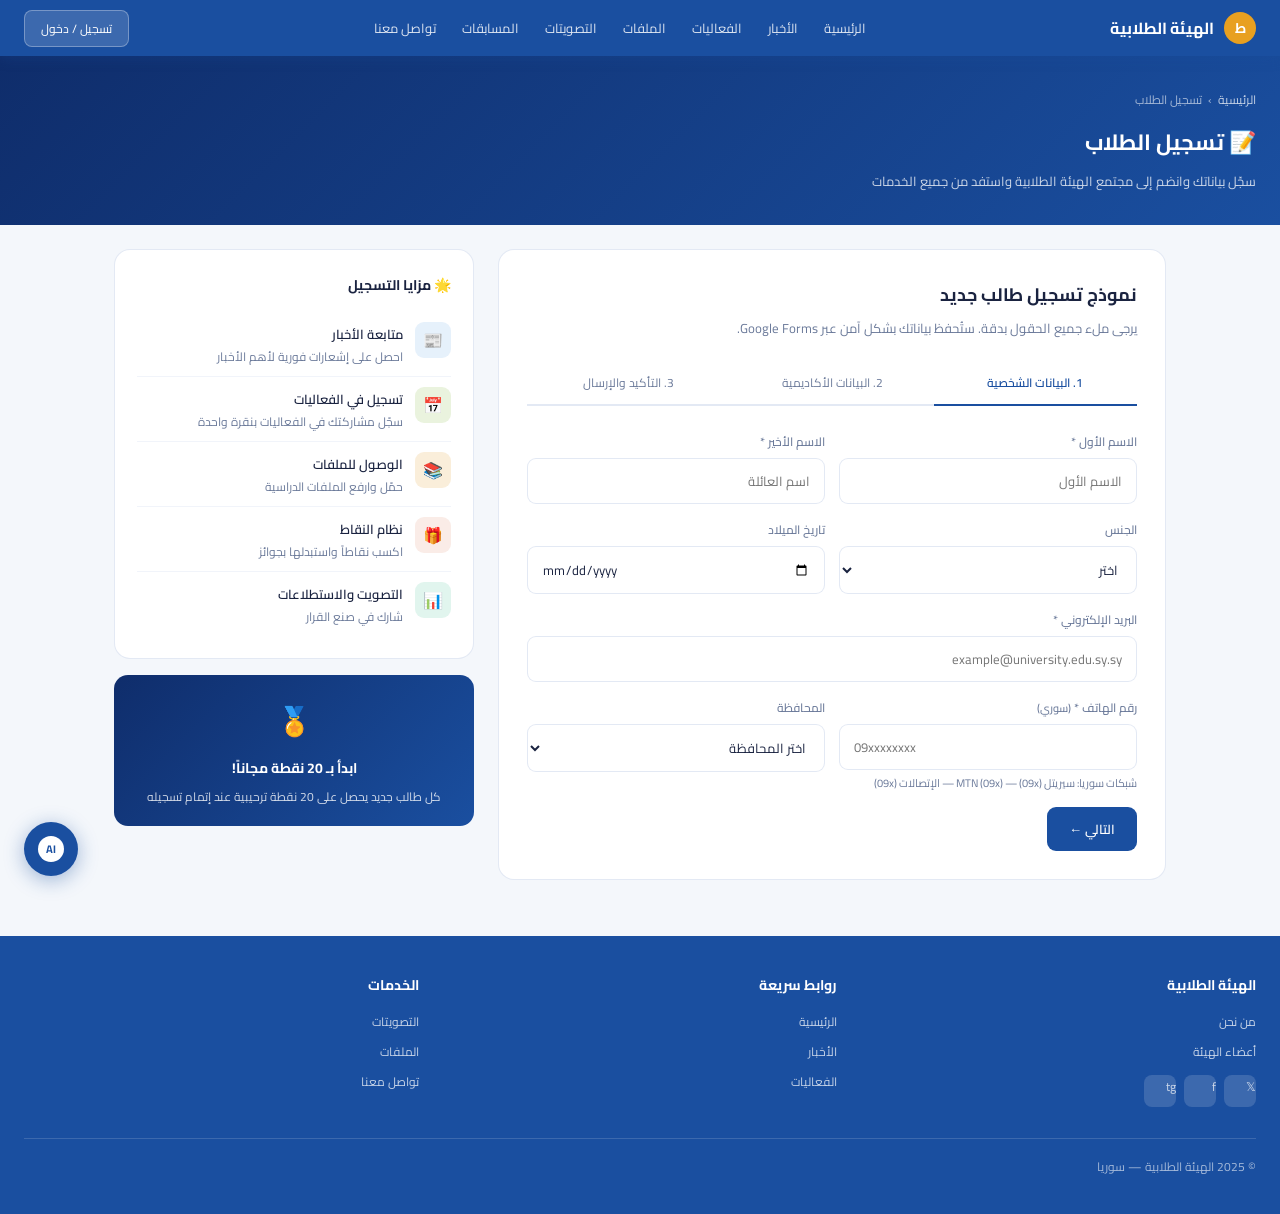
<file: register.html>
<!DOCTYPE html>
<html lang="ar" dir="rtl">
<head>
<meta charset="UTF-8"/><meta name="viewport" content="width=device-width,initial-scale=1.0"/>
<title>تسجيل الطلاب — الهيئة الطلابية</title>
<link href="https://fonts.googleapis.com/css2?family=Cairo:wght@400;500;700&display=swap" rel="stylesheet"/>
<link rel="stylesheet" href="style.css"/>
<style>
.reg-layout{display:grid;grid-template-columns:1fr 360px;gap:24px;padding:24px;max-width:1100px;margin:0 auto}
.reg-card{background:#fff;border:0.5px solid var(--c-border);border-radius:16px;padding:28px}
.reg-card h2{font-size:18px;font-weight:700;margin-bottom:6px}
.reg-card>p{font-size:13px;color:var(--c-muted);margin-bottom:22px;line-height:1.7}
.form-row{display:grid;grid-template-columns:1fr 1fr;gap:14px}
.step-bar{display:flex;margin-bottom:24px}
.step{flex:1;text-align:center;padding:10px 6px;font-size:12px;color:var(--c-muted);border-bottom:2px solid var(--c-border);transition:all .2s}
.step.active{color:var(--c-primary);border-color:var(--c-primary);font-weight:600}
.step.done{color:var(--c-green);border-color:var(--c-green)}
.benefits-card{background:#fff;border:0.5px solid var(--c-border);border-radius:16px;padding:22px;margin-bottom:16px}
.benefit-item{display:flex;gap:12px;align-items:flex-start;padding:10px 0;border-bottom:0.5px solid rgba(26,79,160,.06)}
.benefit-item:last-child{border-bottom:none}
.benefit-icon{width:36px;height:36px;border-radius:9px;display:flex;align-items:center;justify-content:center;font-size:16px;flex-shrink:0}
.benefit-text h4{font-size:13px;font-weight:600;margin-bottom:2px}
.benefit-text p{font-size:12px;color:var(--c-muted);line-height:1.5}
.success-screen{display:none;text-align:center;padding:28px 0}
.success-icon{width:72px;height:72px;background:#E1F5EE;border-radius:50%;display:flex;align-items:center;justify-content:center;font-size:32px;margin:0 auto 16px}
.loading-overlay{display:none;position:fixed;inset:0;background:rgba(255,255,255,.85);z-index:999;align-items:center;justify-content:center;flex-direction:column;gap:14px}
.loading-overlay.show{display:flex}
.spinner{width:44px;height:44px;border:4px solid var(--c-border);border-top-color:var(--c-primary);border-radius:50%;animation:spin .8s linear infinite}
@keyframes spin{to{transform:rotate(360deg)}}
@media(max-width:900px){.reg-layout{grid-template-columns:1fr}.benefits-sidebar{display:none}}
@media(max-width:640px){.form-row{grid-template-columns:1fr}}
</style>
</head>
<body>

<nav class="nav">
  <a href="index.html" class="nav-logo"><div class="nav-logo-icon">ط</div>الهيئة الطلابية</a>
  <div class="nav-links">
    <a href="index.html">الرئيسية</a><a href="news.html">الأخبار</a><a href="events.html">الفعاليات</a>
    <a href="files.html">الملفات</a><a href="vote.html">التصويتات</a>
    <a href="competitions.html">المسابقات</a><a href="contact.html">تواصل معنا</a>
  </div>
  <div class="nav-actions"><button class="btn-login">تسجيل / دخول</button></div>
</nav>

<div class="page-hero">
  <div class="breadcrumb"><a href="index.html">الرئيسية</a><span>›</span><span>تسجيل الطلاب</span></div>
  <h1>📝 تسجيل الطلاب</h1>
  <p>سجّل بياناتك وانضم إلى مجتمع الهيئة الطلابية واستفد من جميع الخدمات</p>
</div>

<div class="reg-layout">
  <div class="reg-card">
    <h2>نموذج تسجيل طالب جديد</h2>
    <p>يرجى ملء جميع الحقول بدقة. ستُحفظ بياناتك بشكل آمن عبر Google Forms.</p>

    <div class="step-bar">
      <div class="step active" id="step1-tab">1. البيانات الشخصية</div>
      <div class="step" id="step2-tab">2. البيانات الأكاديمية</div>
      <div class="step" id="step3-tab">3. التأكيد والإرسال</div>
    </div>

    <!-- ===== STEP 1 ===== -->
    <div id="step1">
      <div class="form-row">
        <div class="form-group"><label>الاسم الأول *</label><input type="text" id="fname" placeholder="الاسم الأول"/></div>
        <div class="form-group"><label>الاسم الأخير *</label><input type="text" id="lname" placeholder="اسم العائلة"/></div>
      </div>
      <div class="form-row">
        <div class="form-group"><label>الجنس</label>
          <select id="gender"><option value="">اختر</option><option>ذكر</option><option>أنثى</option></select>
        </div>
        <div class="form-group"><label>تاريخ الميلاد</label><input type="date" id="dob"/></div>
      </div>
      <div class="form-group">
        <label>البريد الإلكتروني *</label>
        <input type="email" id="email" placeholder="example@university.edu.sy.sy"/>
      </div>
      <div class="form-row">
        <div class="form-group">
          <label>رقم الهاتف * <span style="font-size:11px;color:var(--c-muted)">(سوري)</span></label>
          <input type="tel" id="phone" placeholder="09xxxxxxxx"/>
          <div style="font-size:11px;color:var(--c-muted);margin-top:3px">
            شبكات سوريا: سيريتل (09x) — MTN (09x) — الإتصالات (09x)
          </div>
        </div>
        <div class="form-group">
          <label>المحافظة</label>
          <select id="gov">
            <option value="">اختر المحافظة</option>
            <option>دمشق</option>
            <option>ريف دمشق</option>
            <option>حلب</option>
            <option>حمص</option>
            <option>حماة</option>
            <option>اللاذقية</option>
            <option>طرطوس</option>
            <option>إدلب</option>
            <option>الرقة</option>
            <option>دير الزور</option>
            <option>الحسكة</option>
            <option>القنيطرة</option>
            <option>السويداء</option>
            <option>درعا</option>
          </select>
        </div>
      </div>
      <button class="btn-primary" onclick="goStep(2)">التالي ←</button>
    </div>

    <!-- ===== STEP 2 ===== -->
    <div id="step2" style="display:none">
      <div class="form-row">
        <div class="form-group">
          <label>الجامعة</label>
          <select id="university">
            <option value="">اختر الجامعة</option>
            <optgroup label="الجامعات الحكومية">
              <option>جامعة دمشق</option>
              <option>جامعة حلب</option>
              <option>جامعة تشرين (اللاذقية)</option>
              <option>جامعة البعث (حمص)</option>
              <option>جامعة الفرات (دير الزور)</option>
              <option>جامعة الأندلس (طرطوس)</option>
            </optgroup>
            <optgroup label="الجامعات الخاصة">
              <option>جامعة القلمون</option>
              <option>جامعة الوادي الدولية</option>
              <option>جامعة اليمامة</option>
              <option>جامعة سوريا الدولية للعلوم</option>
              <option>جامعة المنارة</option>
              <option>جامعة العقيلة</option>
            </optgroup>
            <optgroup label="المعاهد والكليات">
              <option>المعهد التقني العالي</option>
              <option>كلية تقنية أخرى</option>
            </optgroup>
          </select>
        </div>
        <div class="form-group">
          <label>الكلية *</label>
          <select id="college">
            <option value="">اختر الكلية</option>
            <optgroup label="كليات الهندسة">
              <option>كلية الهندسة المعلوماتية</option>
              <option>كلية الهندسة المدنية</option>
              <option>كلية الهندسة الميكانيكية والكهربائية</option>
              <option>كلية الهندسة المعمارية</option>
              <option>كلية الهندسة الزراعية</option>
            </optgroup>
            <optgroup label="كليات الطب والصحة">
              <option>كلية الطب البشري</option>
              <option>كلية طب الأسنان</option>
              <option>كلية الصيدلة</option>
              <option>كلية الطب البيطري</option>
            </optgroup>
            <optgroup label="كليات العلوم">
              <option>كلية العلوم</option>
              <option>كلية الزراعة</option>
              <option>كلية العلوم التطبيقية</option>
            </optgroup>
            <optgroup label="كليات الإنسانيات">
              <option>كلية الآداب والعلوم الإنسانية</option>
              <option>كلية الحقوق</option>
              <option>كلية الاقتصاد</option>
              <option>كلية التربية</option>
              <option>كلية الفنون الجميلة</option>
              <option>كلية السياحة والفندقة</option>
              <option>كلية الإعلام</option>
              <option>كلية الشريعة</option>
            </optgroup>
          </select>
        </div>
      </div>
      <div class="form-row">
        <div class="form-group">
          <label>السنة الدراسية *</label>
          <select id="year">
            <option value="">اختر</option>
            <option>السنة الأولى</option>
            <option>السنة الثانية</option>
            <option>السنة الثالثة</option>
            <option>السنة الرابعة</option>
            <option>السنة الخامسة</option>
            <option>السنة السادسة</option>
            <option>دراسات عليا — ماجستير</option>
            <option>دراسات عليا — دكتوراه</option>
          </select>
        </div>
        <div class="form-group">
          <label>الرقم الجامعي</label>
          <input type="text" id="stunum" placeholder="مثال: 2024-12345"/>
        </div>
      </div>
      <div class="form-group">
        <label>المعدل التراكمي <span style="font-size:11px;color:var(--c-muted)">(اختياري — من 100)</span></label>
        <input type="number" id="gpa" placeholder="مثال: 82" min="0" max="100"/>
      </div>
      <div class="form-group">
        <label>اهتماماتك</label>
        <div style="display:flex;gap:10px;flex-wrap:wrap;margin-top:6px">
          <label style="display:flex;align-items:center;gap:5px;font-size:12px;font-weight:400;cursor:pointer"><input type="checkbox" class="interest" value="الفعاليات الثقافية"/> الفعاليات الثقافية</label>
          <label style="display:flex;align-items:center;gap:5px;font-size:12px;font-weight:400;cursor:pointer"><input type="checkbox" class="interest" value="الأنشطة الرياضية"/> الأنشطة الرياضية</label>
          <label style="display:flex;align-items:center;gap:5px;font-size:12px;font-weight:400;cursor:pointer"><input type="checkbox" class="interest" value="البرمجة والتقنية"/> البرمجة والتقنية</label>
          <label style="display:flex;align-items:center;gap:5px;font-size:12px;font-weight:400;cursor:pointer"><input type="checkbox" class="interest" value="ريادة الأعمال"/> ريادة الأعمال</label>
          <label style="display:flex;align-items:center;gap:5px;font-size:12px;font-weight:400;cursor:pointer"><input type="checkbox" class="interest" value="التطوع والعمل الاجتماعي"/> التطوع والعمل الاجتماعي</label>
          <label style="display:flex;align-items:center;gap:5px;font-size:12px;font-weight:400;cursor:pointer"><input type="checkbox" class="interest" value="الفنون والأدب"/> الفنون والأدب</label>
        </div>
      </div>
      <div style="display:flex;gap:10px;margin-top:8px">
        <button class="btn-outline" onclick="goStep(1)">← السابق</button>
        <button class="btn-primary" onclick="goStep(3)">التالي ←</button>
      </div>
    </div>

    <!-- ===== STEP 3 ===== -->
    <div id="step3" style="display:none">
      <div style="background:var(--c-light);border-radius:12px;padding:18px;margin-bottom:18px" id="summaryBox"></div>
      <div class="form-group">
        <label style="display:flex;align-items:flex-start;gap:8px;font-size:13px;font-weight:400;cursor:pointer">
          <input type="checkbox" id="agreeCheck" style="margin-top:3px;width:auto"/>
          أوافق على <a href="#" style="color:var(--c-primary)">شروط الاستخدام</a> وحفظ بياناتي في قاعدة بيانات الهيئة الطلابية
        </label>
      </div>
      <div style="display:flex;gap:10px;margin-top:8px">
        <button class="btn-outline" onclick="goStep(2)">← السابق</button>
        <button class="btn-primary" onclick="submitForm()">✅ إتمام التسجيل</button>
      </div>
    </div>

    <!-- ===== SUCCESS ===== -->
    <div class="success-screen" id="successScreen">
      <div class="success-icon">🎉</div>
      <h2 style="font-size:20px;font-weight:700;margin-bottom:8px">تم التسجيل بنجاح!</h2>
      <p style="color:var(--c-muted);font-size:13px;line-height:1.7;max-width:340px;margin:0 auto 20px">
        أهلاً وسهلاً بك في الهيئة الطلابية!<br/>
        تم حفظ بياناتك. ستصلك رسالة تأكيد على بريدك الإلكتروني قريباً.
      </p>
      <div style="display:flex;gap:10px;justify-content:center;flex-wrap:wrap">
        <button class="btn-primary" onclick="location.href='index.html'">العودة للرئيسية</button>
        <button class="btn-outline" onclick="location.href='events.html'">تصفح الفعاليات</button>
      </div>
    </div>
  </div>

  <!-- Sidebar -->
  <aside class="benefits-sidebar">
    <div class="benefits-card">
      <div style="font-size:14px;font-weight:700;margin-bottom:14px">🌟 مزايا التسجيل</div>
      <div class="benefit-item"><div class="benefit-icon" style="background:#E6F1FB">📰</div><div class="benefit-text"><h4>متابعة الأخبار</h4><p>احصل على إشعارات فورية لأهم الأخبار</p></div></div>
      <div class="benefit-item"><div class="benefit-icon" style="background:#EAF3DE">📅</div><div class="benefit-text"><h4>تسجيل في الفعاليات</h4><p>سجّل مشاركتك في الفعاليات بنقرة واحدة</p></div></div>
      <div class="benefit-item"><div class="benefit-icon" style="background:#FAEEDA">📚</div><div class="benefit-text"><h4>الوصول للملفات</h4><p>حمّل وارفع الملفات الدراسية</p></div></div>
      <div class="benefit-item"><div class="benefit-icon" style="background:#FAECE7">🎁</div><div class="benefit-text"><h4>نظام النقاط</h4><p>اكسب نقاطاً واستبدلها بجوائز</p></div></div>
      <div class="benefit-item"><div class="benefit-icon" style="background:#E1F5EE">📊</div><div class="benefit-text"><h4>التصويت والاستطلاعات</h4><p>شارك في صنع القرار</p></div></div>
    </div>
    <div style="background:linear-gradient(135deg,#0f2d6b,#1a4fa0);border-radius:14px;padding:20px;color:#fff;text-align:center">
      <div style="font-size:28px;margin-bottom:8px">🏅</div>
      <div style="font-size:14px;font-weight:700;margin-bottom:6px">ابدأ بـ 20 نقطة مجاناً!</div>
      <div style="font-size:12px;color:rgba(255,255,255,.8);line-height:1.6">كل طالب جديد يحصل على 20 نقطة ترحيبية عند إتمام تسجيله</div>
    </div>
  </aside>
</div>

<div class="loading-overlay" id="loadingOverlay">
  <div class="spinner"></div>
  <div style="font-size:14px;color:var(--c-primary);font-weight:600">جاري حفظ بياناتك...</div>
</div>

<footer class="footer">
  <div class="footer-grid">
    <div class="footer-col"><h4>الهيئة الطلابية</h4><a href="#">من نحن</a><a href="#">أعضاء الهيئة</a>
      <div class="social-links"><a class="social-btn">𝕏</a><a class="social-btn">f</a><a class="social-btn">tg</a></div>
    </div>
    <div class="footer-col"><h4>روابط سريعة</h4><a href="index.html">الرئيسية</a><a href="news.html">الأخبار</a><a href="events.html">الفعاليات</a></div>
    <div class="footer-col"><h4>الخدمات</h4><a href="vote.html">التصويتات</a><a href="files.html">الملفات</a><a href="contact.html">تواصل معنا</a></div>
  </div>
  <div class="footer-bottom"><span>© 2025 الهيئة الطلابية — سوريا</span></div>
</footer>

<div class="chat-widget">
  <div class="chat-popup" id="chatPopup">
    <div class="chat-popup-title">💬 المساعد الذكي</div>
    <div class="chat-popup-sub">متاح 24/7</div>
    <div class="chat-msgs" id="chatMsgs"><div class="msg-bot">مرحباً! كيف يمكنني مساعدتك؟ 😊</div></div>
    <div class="chat-input-row">
      <input type="text" id="chatInput" placeholder="اكتب سؤالك..."/>
      <button class="chat-send" onclick="sendChat()">إرسال</button>
    </div>
  </div>
  <div class="chat-fab" onclick="toggleChat()"><div class="chat-fab-inner">AI</div></div>
</div>

<script src="shared.js"></script>
<script>
// ⚙️ ضع هنا الـ Form ID الخاص بك من Google Forms
var FORM_ID = 'YOUR_GOOGLE_FORM_ID';

var currentStep = 1;

function goStep(n) {
  if (n === 2) {
    var fn = document.getElementById('fname').value.trim();
    var ln = document.getElementById('lname').value.trim();
    var em = document.getElementById('email').value.trim();
    var ph = document.getElementById('phone').value.trim();
    if (!fn || !ln) { showToast('يرجى إدخال الاسم الكامل', 'success'); return; }
    if (!em) { showToast('يرجى إدخال البريد الإلكتروني', 'success'); return; }
    if (!ph) { showToast('يرجى إدخال رقم الهاتف', 'success'); return; }
  }
  if (n === 3) {
    if (!document.getElementById('college').value) { showToast('يرجى اختيار الكلية', 'success'); return; }
    if (!document.getElementById('year').value) { showToast('يرجى اختيار السنة الدراسية', 'success'); return; }
    buildSummary();
  }
  currentStep = n;
  [1,2,3].forEach(function(i){
    document.getElementById('step'+i).style.display = i===n ? 'block' : 'none';
    document.getElementById('step'+i+'-tab').className = 'step'+(i<n?' done':i===n?' active':'');
  });
}

function buildSummary() {
  var interests = [];
  document.querySelectorAll('.interest:checked').forEach(function(c){ interests.push(c.value); });
  var rows = [
    ['الاسم الكامل',      document.getElementById('fname').value+' '+document.getElementById('lname').value],
    ['البريد الإلكتروني', document.getElementById('email').value],
    ['رقم الهاتف',         document.getElementById('phone').value],
    ['المحافظة',           document.getElementById('gov').value||'—'],
    ['الجامعة',            document.getElementById('university').value||'—'],
    ['الكلية',             document.getElementById('college').value],
    ['السنة الدراسية',    document.getElementById('year').value],
    ['الرقم الجامعي',     document.getElementById('stunum').value||'—'],
    ['الاهتمامات',        interests.length ? interests.join('، ') : '—'],
  ];
  var html = '<div style="font-size:13px;font-weight:700;margin-bottom:10px;color:var(--c-primary)">مراجعة بياناتك</div>';
  rows.forEach(function(r){
    html += '<div style="display:flex;justify-content:space-between;padding:6px 0;border-bottom:0.5px solid rgba(26,79,160,.06);font-size:12px">'
      +'<span style="color:var(--c-muted)">'+r[0]+'</span>'
      +'<span style="font-weight:500;text-align:left;max-width:55%">'+r[1]+'</span></div>';
  });
  document.getElementById('summaryBox').innerHTML = html;
}

function submitForm() {
  if (!document.getElementById('agreeCheck').checked) {
    showToast('يرجى الموافقة على الشروط أولاً', 'success');
    return;
  }
  var interests = [];
  document.querySelectorAll('.interest:checked').forEach(function(c){ interests.push(c.value); });
  var data = {
    fullName:   document.getElementById('fname').value.trim()+' '+document.getElementById('lname').value.trim(),
    gender:     document.getElementById('gender').value,
    dob:        document.getElementById('dob').value,
    email:      document.getElementById('email').value.trim(),
    phone:      document.getElementById('phone').value.trim(),
    gov:        document.getElementById('gov').value,
    university: document.getElementById('university').value,
    college:    document.getElementById('college').value,
    year:       document.getElementById('year').value,
    stunum:     document.getElementById('stunum').value.trim(),
    gpa:        document.getElementById('gpa').value,
    interests:  interests.join('، ')
  };
  document.getElementById('loadingOverlay').classList.add('show');
  var formUrl = 'https://docs.google.com/forms/d/'+FORM_ID+'/formResponse';
  // ⚙️ غيّر أرقام entry بعد إنشاء نموذج Google Forms
  var fields = {
    'entry.FULLNAME':   data.fullName,
    'entry.GENDER':     data.gender,
    'entry.DOB':        data.dob,
    'entry.EMAIL':      data.email,
    'entry.PHONE':      data.phone,
    'entry.GOV':        data.gov,
    'entry.UNIVERSITY': data.university,
    'entry.COLLEGE':    data.college,
    'entry.YEAR':       data.year,
    'entry.STUNUM':     data.stunum,
    'entry.GPA':        data.gpa,
    'entry.INTERESTS':  data.interests
  };
  var iframe = document.createElement('iframe');
  iframe.style.display = 'none';
  iframe.name = 'hidden_iframe';
  document.body.appendChild(iframe);
  var form = document.createElement('form');
  form.method = 'POST';
  form.action = formUrl;
  form.target = 'hidden_iframe';
  Object.keys(fields).forEach(function(k){
    var inp = document.createElement('input');
    inp.type = 'hidden'; inp.name = k; inp.value = fields[k];
    form.appendChild(inp);
  });
  document.body.appendChild(form);
  iframe.onload = function(){
    document.getElementById('loadingOverlay').classList.remove('show');
    showSuccess(); form.remove();
    setTimeout(function(){ iframe.remove(); }, 1000);
  };
  setTimeout(function(){
    document.getElementById('loadingOverlay').classList.remove('show');
    showSuccess();
  }, 3000);
  form.submit();
}

function showSuccess() {
  [1,2,3].forEach(function(i){
    document.getElementById('step'+i).style.display='none';
    document.getElementById('step'+i+'-tab').className='step done';
  });
  document.getElementById('successScreen').style.display='block';
}
</script>
</body>
</html>
</file>
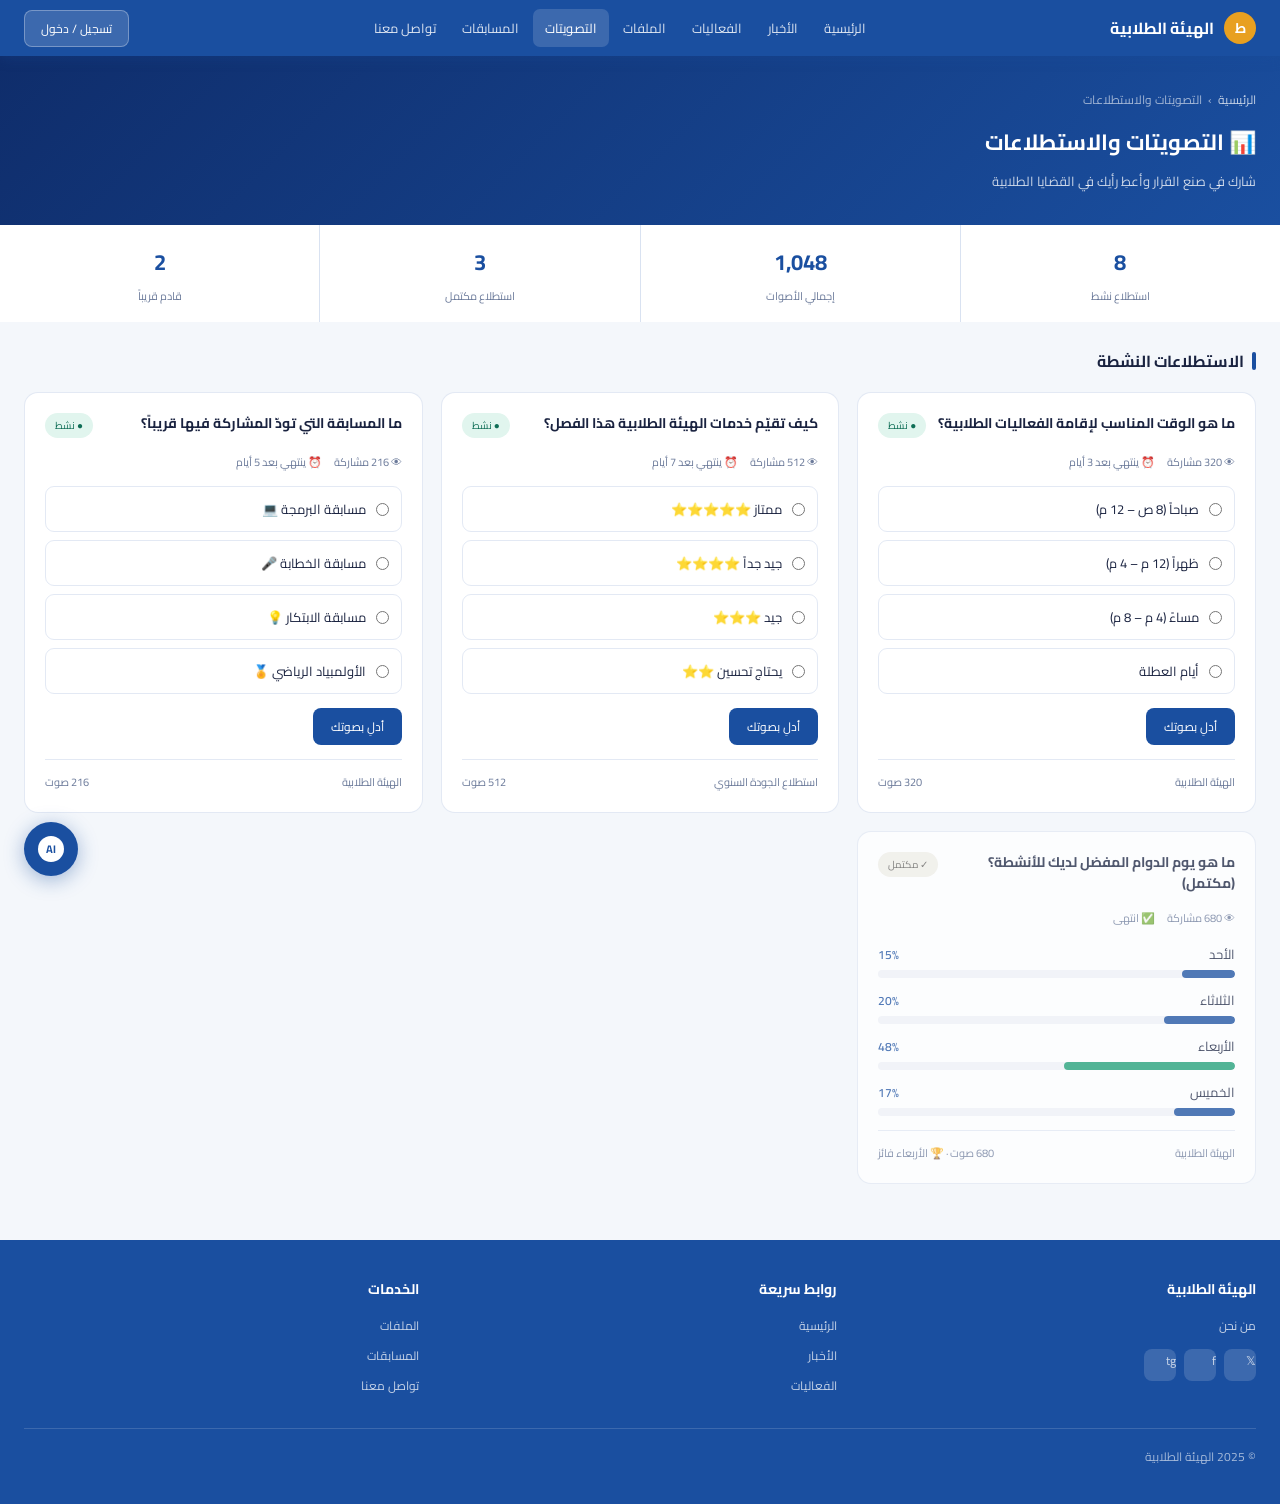
<file: vote.html>
<!DOCTYPE html>
<html lang="ar" dir="rtl">
<head>
<meta charset="UTF-8"/><meta name="viewport" content="width=device-width,initial-scale=1.0"/>
<title>التصويتات والاستطلاعات — الهيئة الطلابية</title>
<link href="https://fonts.googleapis.com/css2?family=Cairo:wght@400;500;700&display=swap" rel="stylesheet"/>
<link rel="stylesheet" href="style.css"/>
<style>
.polls-grid{display:grid;grid-template-columns:repeat(auto-fill,minmax(320px,1fr));gap:18px}
.poll-card{background:#fff;border:0.5px solid var(--c-border);border-radius:14px;padding:20px}
.poll-header{display:flex;justify-content:space-between;align-items:flex-start;margin-bottom:14px;gap:10px}
.poll-title{font-size:14px;font-weight:700;line-height:1.5;flex:1}
.poll-status{font-size:10px;padding:3px 10px;border-radius:20px;white-space:nowrap;flex-shrink:0}
.status-open{background:#E1F5EE;color:#0F6E56}
.status-closed{background:#F1EFE8;color:#5F5E5A}
.status-upcoming{background:#FAEEDA;color:#854F0B}
.poll-meta{font-size:11px;color:var(--c-muted);margin-bottom:14px;display:flex;gap:12px;flex-wrap:wrap}
.poll-options{display:flex;flex-direction:column;gap:10px}
.poll-opt{cursor:pointer}
.poll-opt-label{display:flex;justify-content:space-between;align-items:center;margin-bottom:4px;font-size:13px}
.poll-opt-pct{font-size:12px;font-weight:600;color:var(--c-primary)}
.poll-bar{height:8px;background:#f0f2f8;border-radius:10px;overflow:hidden}
.poll-fill{height:100%;border-radius:10px;background:var(--c-primary);transition:width .6s ease}
.poll-fill.voted{background:var(--c-green)}
.poll-footer{margin-top:14px;padding-top:12px;border-top:0.5px solid var(--c-border);display:flex;justify-content:space-between;align-items:center;font-size:11px;color:var(--c-muted)}
.vote-btn{background:var(--c-primary);color:#fff;border:none;border-radius:8px;padding:7px 18px;font-size:12px;font-family:'Cairo',sans-serif;cursor:pointer;transition:opacity .15s}
.vote-btn:hover{opacity:.85}
.vote-btn:disabled{opacity:.5;cursor:not-allowed}
.vote-radio{display:flex;flex-direction:column;gap:8px;margin-bottom:14px}
.vote-option{display:flex;align-items:center;gap:10px;padding:10px 12px;border:0.5px solid var(--c-border);border-radius:9px;cursor:pointer;transition:all .15s;font-size:13px}
.vote-option:hover,.vote-option.selected{border-color:var(--c-primary);background:#E6F1FB}
.vote-option input{accent-color:var(--c-primary)}
</style>
</head>
<body>
<nav class="nav">
  <a href="index.html" class="nav-logo"><div class="nav-logo-icon">ط</div>الهيئة الطلابية</a>
  <div class="nav-links">
    <a href="index.html">الرئيسية</a><a href="news.html">الأخبار</a><a href="events.html">الفعاليات</a>
    <a href="files.html">الملفات</a>
    <a href="vote.html" class="active">التصويتات</a>
    <a href="competitions.html">المسابقات</a><a href="contact.html">تواصل معنا</a>
  </div>
  <div class="nav-actions"><button class="btn-login" onclick="location.href='register.html'">تسجيل / دخول</button></div>
</nav>

<div class="page-hero">
  <div class="breadcrumb"><a href="index.html">الرئيسية</a><span>›</span><span>التصويتات والاستطلاعات</span></div>
  <h1>📊 التصويتات والاستطلاعات</h1>
  <p>شارك في صنع القرار وأعطِ رأيك في القضايا الطلابية</p>
</div>

<div class="stats-bar">
  <div class="stat"><div class="stat-num">8</div><div class="stat-lbl">استطلاع نشط</div></div>
  <div class="stat"><div class="stat-num">1,048</div><div class="stat-lbl">إجمالي الأصوات</div></div>
  <div class="stat"><div class="stat-num">3</div><div class="stat-lbl">استطلاع مكتمل</div></div>
  <div class="stat"><div class="stat-num">2</div><div class="stat-lbl">قادم قريباً</div></div>
</div>

<section class="section">
  <div class="section-header"><div class="section-title">الاستطلاعات النشطة</div></div>
  <div class="polls-grid">

    <!-- Poll 1 — votable -->
    <div class="poll-card">
      <div class="poll-header">
        <div class="poll-title">ما هو الوقت المناسب لإقامة الفعاليات الطلابية؟</div>
        <span class="poll-status status-open">● نشط</span>
      </div>
      <div class="poll-meta"><span>👁 320 مشاركة</span><span>⏰ ينتهي بعد 3 أيام</span></div>
      <div class="vote-radio" id="voteOptions1">
        <label class="vote-option" onclick="selectOpt(this,'poll1')"><input type="radio" name="poll1" value="صباح"/> صباحاً (8 ص – 12 م)</label>
        <label class="vote-option" onclick="selectOpt(this,'poll1')"><input type="radio" name="poll1" value="ظهر"/> ظهراً (12 م – 4 م)</label>
        <label class="vote-option" onclick="selectOpt(this,'poll1')"><input type="radio" name="poll1" value="مساء"/> مساءً (4 م – 8 م)</label>
        <label class="vote-option" onclick="selectOpt(this,'poll1')"><input type="radio" name="poll1" value="عطلة"/> أيام العطلة</label>
      </div>
      <button class="vote-btn" id="voteBtn1" onclick="castVote('poll1','voteBtn1','results1')">أدلِ بصوتك</button>
      <div class="poll-footer"><span>الهيئة الطلابية</span><span>320 صوت</span></div>
      <div id="results1" style="display:none;margin-top:14px;padding-top:12px;border-top:0.5px solid var(--c-border)">
        <div class="poll-options">
          <div class="poll-opt"><div class="poll-opt-label"><span>صباحاً</span><span class="poll-opt-pct">28%</span></div><div class="poll-bar"><div class="poll-fill" style="width:28%"></div></div></div>
          <div class="poll-opt"><div class="poll-opt-label"><span>ظهراً</span><span class="poll-opt-pct">18%</span></div><div class="poll-bar"><div class="poll-fill" style="width:18%"></div></div></div>
          <div class="poll-opt"><div class="poll-opt-label"><span>مساءً</span><span class="poll-opt-pct voted">42%</span></div><div class="poll-bar"><div class="poll-fill voted" style="width:42%"></div></div></div>
          <div class="poll-opt"><div class="poll-opt-label"><span>أيام العطلة</span><span class="poll-opt-pct">12%</span></div><div class="poll-bar"><div class="poll-fill" style="width:12%"></div></div></div>
        </div>
      </div>
    </div>

    <!-- Poll 2 -->
    <div class="poll-card">
      <div class="poll-header">
        <div class="poll-title">كيف تقيّم خدمات الهيئة الطلابية هذا الفصل؟</div>
        <span class="poll-status status-open">● نشط</span>
      </div>
      <div class="poll-meta"><span>👁 512 مشاركة</span><span>⏰ ينتهي بعد 7 أيام</span></div>
      <div class="vote-radio" id="voteOptions2">
        <label class="vote-option" onclick="selectOpt(this,'poll2')"><input type="radio" name="poll2"/> ممتاز ⭐⭐⭐⭐⭐</label>
        <label class="vote-option" onclick="selectOpt(this,'poll2')"><input type="radio" name="poll2"/> جيد جداً ⭐⭐⭐⭐</label>
        <label class="vote-option" onclick="selectOpt(this,'poll2')"><input type="radio" name="poll2"/> جيد ⭐⭐⭐</label>
        <label class="vote-option" onclick="selectOpt(this,'poll2')"><input type="radio" name="poll2"/> يحتاج تحسين ⭐⭐</label>
      </div>
      <button class="vote-btn" id="voteBtn2" onclick="castVote('poll2','voteBtn2','results2')">أدلِ بصوتك</button>
      <div class="poll-footer"><span>استطلاع الجودة السنوي</span><span>512 صوت</span></div>
      <div id="results2" style="display:none;margin-top:14px;padding-top:12px;border-top:0.5px solid var(--c-border)">
        <div class="poll-options">
          <div class="poll-opt"><div class="poll-opt-label"><span>ممتاز</span><span class="poll-opt-pct voted">45%</span></div><div class="poll-bar"><div class="poll-fill voted" style="width:45%"></div></div></div>
          <div class="poll-opt"><div class="poll-opt-label"><span>جيد جداً</span><span class="poll-opt-pct">32%</span></div><div class="poll-bar"><div class="poll-fill" style="width:32%"></div></div></div>
          <div class="poll-opt"><div class="poll-opt-label"><span>جيد</span><span class="poll-opt-pct">15%</span></div><div class="poll-bar"><div class="poll-fill" style="width:15%"></div></div></div>
          <div class="poll-opt"><div class="poll-opt-label"><span>يحتاج تحسين</span><span class="poll-opt-pct">8%</span></div><div class="poll-bar"><div class="poll-fill" style="width:8%"></div></div></div>
        </div>
      </div>
    </div>

    <!-- Poll 3 -->
    <div class="poll-card">
      <div class="poll-header">
        <div class="poll-title">ما المسابقة التي تودّ المشاركة فيها قريباً؟</div>
        <span class="poll-status status-open">● نشط</span>
      </div>
      <div class="poll-meta"><span>👁 216 مشاركة</span><span>⏰ ينتهي بعد 5 أيام</span></div>
      <div class="vote-radio" id="voteOptions3">
        <label class="vote-option" onclick="selectOpt(this,'poll3')"><input type="radio" name="poll3"/> مسابقة البرمجة 💻</label>
        <label class="vote-option" onclick="selectOpt(this,'poll3')"><input type="radio" name="poll3"/> مسابقة الخطابة 🎤</label>
        <label class="vote-option" onclick="selectOpt(this,'poll3')"><input type="radio" name="poll3"/> مسابقة الابتكار 💡</label>
        <label class="vote-option" onclick="selectOpt(this,'poll3')"><input type="radio" name="poll3"/> الأولمبياد الرياضي 🏅</label>
      </div>
      <button class="vote-btn" id="voteBtn3" onclick="castVote('poll3','voteBtn3','results3')">أدلِ بصوتك</button>
      <div class="poll-footer"><span>الهيئة الطلابية</span><span>216 صوت</span></div>
      <div id="results3" style="display:none;margin-top:14px;padding-top:12px;border-top:0.5px solid var(--c-border)">
        <div class="poll-options">
          <div class="poll-opt"><div class="poll-opt-label"><span>مسابقة البرمجة</span><span class="poll-opt-pct voted">38%</span></div><div class="poll-bar"><div class="poll-fill voted" style="width:38%"></div></div></div>
          <div class="poll-opt"><div class="poll-opt-label"><span>مسابقة الخطابة</span><span class="poll-opt-pct">22%</span></div><div class="poll-bar"><div class="poll-fill" style="width:22%"></div></div></div>
          <div class="poll-opt"><div class="poll-opt-label"><span>مسابقة الابتكار</span><span class="poll-opt-pct">28%</span></div><div class="poll-bar"><div class="poll-fill" style="width:28%"></div></div></div>
          <div class="poll-opt"><div class="poll-opt-label"><span>الأولمبياد الرياضي</span><span class="poll-opt-pct">12%</span></div><div class="poll-bar"><div class="poll-fill" style="width:12%"></div></div></div>
        </div>
      </div>
    </div>

    <!-- Poll 4 — Closed -->
    <div class="poll-card" style="opacity:.75">
      <div class="poll-header">
        <div class="poll-title">ما هو يوم الدوام المفضل لديك للأنشطة؟ (مكتمل)</div>
        <span class="poll-status status-closed">✓ مكتمل</span>
      </div>
      <div class="poll-meta"><span>👁 680 مشاركة</span><span>✅ انتهى</span></div>
      <div class="poll-options">
        <div class="poll-opt"><div class="poll-opt-label"><span>الأحد</span><span class="poll-opt-pct">15%</span></div><div class="poll-bar"><div class="poll-fill" style="width:15%"></div></div></div>
        <div class="poll-opt"><div class="poll-opt-label"><span>الثلاثاء</span><span class="poll-opt-pct">20%</span></div><div class="poll-bar"><div class="poll-fill" style="width:20%"></div></div></div>
        <div class="poll-opt"><div class="poll-opt-label"><span>الأربعاء</span><span class="poll-opt-pct voted">48%</span></div><div class="poll-bar"><div class="poll-fill voted" style="width:48%"></div></div></div>
        <div class="poll-opt"><div class="poll-opt-label"><span>الخميس</span><span class="poll-opt-pct">17%</span></div><div class="poll-bar"><div class="poll-fill" style="width:17%"></div></div></div>
      </div>
      <div class="poll-footer"><span>الهيئة الطلابية</span><span>680 صوت · 🏆 الأربعاء فائز</span></div>
    </div>

  </div>
</section>

<footer class="footer">
  <div class="footer-grid">
    <div class="footer-col"><h4>الهيئة الطلابية</h4><a href="#">من نحن</a><div class="social-links"><a class="social-btn">𝕏</a><a class="social-btn">f</a><a class="social-btn">tg</a></div></div>
    <div class="footer-col"><h4>روابط سريعة</h4><a href="index.html">الرئيسية</a><a href="news.html">الأخبار</a><a href="events.html">الفعاليات</a></div>
    <div class="footer-col"><h4>الخدمات</h4><a href="files.html">الملفات</a><a href="competitions.html">المسابقات</a><a href="contact.html">تواصل معنا</a></div>
  </div>
  <div class="footer-bottom"><span>© 2025 الهيئة الطلابية</span></div>
</footer>

<div class="chat-widget">
  <div class="chat-popup" id="chatPopup"><div class="chat-popup-title">💬 المساعد الذكي</div><div class="chat-popup-sub">متاح 24/7</div><div class="chat-msgs" id="chatMsgs"><div class="msg-bot">مرحباً! كيف يمكنني مساعدتك؟</div></div><div class="chat-input-row"><input type="text" id="chatInput" placeholder="اكتب سؤالك..."/><button class="chat-send" onclick="sendChat()">إرسال</button></div></div>
  <div class="chat-fab" onclick="toggleChat()"><div class="chat-fab-inner">AI</div></div>
</div>
<script src="shared.js"></script>
<script>
function selectOpt(el,name){document.querySelectorAll('[name="'+name+'"]').forEach(function(r){r.closest('.vote-option').classList.remove('selected')});el.classList.add('selected');}
function castVote(name,btnId,resultsId){var sel=document.querySelector('[name="'+name+'"]:checked');if(!sel){showToast('يرجى اختيار إجابة أولاً','success');return;}document.getElementById(btnId).disabled=true;document.getElementById(btnId).textContent='✓ تم التصويت';document.querySelectorAll('[name="'+name+'"]').forEach(function(r){r.closest('.vote-option').style.pointerEvents='none'});document.getElementById(resultsId).style.display='block';showToast('تم تسجيل صوتك بنجاح! +10 نقاط 🎉','success');}
</script>
</body>
</html>
</file>
<file: style.css>
@import url('https://fonts.googleapis.com/css2?family=Cairo:wght@400;500;700&display=swap');

*{box-sizing:border-box;margin:0;padding:0}
:root{
  --c-primary:#1a4fa0;
  --c-accent:#e8a020;
  --c-green:#1D9E75;
  --c-light:#f4f7fb;
  --c-card:#fff;
  --c-text:#1a2340;
  --c-muted:#6b7a9a;
  --c-border:rgba(26,79,160,0.12);
  --c-danger:#A32D2D;
  --c-success:#0F6E56;
}
body{font-family:'Cairo',sans-serif;background:var(--c-light);color:var(--c-text);font-size:14px}

/* NAV */
.nav{background:var(--c-primary);padding:0 24px;display:flex;align-items:center;justify-content:space-between;height:56px;position:sticky;top:0;z-index:200;box-shadow:0 2px 12px rgba(26,79,160,0.25)}
.nav-logo{color:#fff;font-size:16px;font-weight:700;display:flex;align-items:center;gap:10px;text-decoration:none}
.nav-logo-icon{width:32px;height:32px;background:var(--c-accent);border-radius:50%;display:flex;align-items:center;justify-content:center;font-size:14px;font-weight:700;color:#fff}
.nav-links{display:flex;gap:2px}
.nav-links a{color:rgba(255,255,255,0.85);font-size:13px;padding:7px 12px;border-radius:7px;cursor:pointer;text-decoration:none;transition:background 0.15s}
.nav-links a:hover,.nav-links a.active{background:rgba(255,255,255,0.15);color:#fff}
.nav-actions{display:flex;gap:8px;align-items:center}
.btn-login{background:rgba(255,255,255,0.15);border:1px solid rgba(255,255,255,0.3);color:#fff;padding:6px 16px;border-radius:8px;font-size:12px;font-family:'Cairo',sans-serif;cursor:pointer;transition:background 0.15s}
.btn-login:hover{background:rgba(255,255,255,0.25)}

/* PAGE HERO */
.page-hero{background:linear-gradient(135deg,#0f2d6b,#1a4fa0);padding:32px 24px;color:#fff}
.page-hero h1{font-size:22px;font-weight:700;margin-top:10px;display:flex;align-items:center;gap:10px}
.page-hero p{font-size:13px;color:rgba(255,255,255,0.78);margin-top:6px}
.breadcrumb{font-size:12px;color:rgba(255,255,255,0.6);display:flex;gap:6px;align-items:center}
.breadcrumb a{color:rgba(255,255,255,0.75);text-decoration:none}
.breadcrumb a:hover{color:#fff}

/* SECTION */
.section{padding:24px}
.section-header{display:flex;align-items:center;justify-content:space-between;margin-bottom:16px}
.section-title{font-size:16px;font-weight:700;color:var(--c-text);display:flex;align-items:center;gap:8px}
.section-title::before{content:'';width:4px;height:18px;background:var(--c-primary);border-radius:4px;display:inline-block}
.section-link{font-size:12px;color:var(--c-primary);text-decoration:none;cursor:pointer}
.section-link:hover{text-decoration:underline}

/* CARD */
.card{background:#fff;border:0.5px solid var(--c-border);border-radius:14px;padding:16px;cursor:pointer;transition:all 0.15s;text-decoration:none;color:var(--c-text);display:block}
.card:hover{border-color:rgba(26,79,160,0.3);transform:translateY(-2px);box-shadow:0 6px 24px rgba(26,79,160,0.1)}
.card-icon{width:42px;height:42px;border-radius:12px;display:flex;align-items:center;justify-content:center;margin-bottom:12px;font-size:18px}
.card h3{font-size:14px;font-weight:600;margin-bottom:5px}
.card p{font-size:12px;color:var(--c-muted);line-height:1.5}

/* TAGS */
.tag{font-size:11px;padding:3px 11px;border-radius:20px;display:inline-block}
.tag-blue{background:#E6F1FB;color:#185FA5}
.tag-green{background:#E1F5EE;color:#0F6E56}
.tag-amber{background:#FAEEDA;color:#854F0B}
.tag-red{background:#FCEBEB;color:#A32D2D}
.tag-purple{background:#EEEDFE;color:#3C3489}
.tag-gray{background:#F1EFE8;color:#444441}

/* BUTTONS */
.btn-primary{background:var(--c-primary);color:#fff;border:none;border-radius:9px;padding:10px 22px;font-size:13px;font-family:'Cairo',sans-serif;font-weight:600;cursor:pointer;transition:opacity 0.15s}
.btn-primary:hover{opacity:0.88}
.btn-accent{background:var(--c-accent);color:#fff;border:none;border-radius:9px;padding:10px 22px;font-size:13px;font-family:'Cairo',sans-serif;font-weight:600;cursor:pointer;transition:opacity 0.15s}
.btn-accent:hover{opacity:0.88}
.btn-outline{background:transparent;color:var(--c-primary);border:1px solid var(--c-primary);border-radius:9px;padding:10px 22px;font-size:13px;font-family:'Cairo',sans-serif;font-weight:500;cursor:pointer;transition:all 0.15s}
.btn-outline:hover{background:var(--c-primary);color:#fff}

/* FORM ELEMENTS */
.form-group{margin-bottom:14px}
.form-group label{font-size:12px;color:var(--c-muted);display:block;margin-bottom:5px;font-weight:500}
.form-group input,.form-group select,.form-group textarea{width:100%;border:0.5px solid var(--c-border);border-radius:9px;padding:10px 14px;font-size:13px;font-family:'Cairo',sans-serif;outline:none;background:#fff;color:var(--c-text);transition:border-color 0.15s}
.form-group input:focus,.form-group select:focus,.form-group textarea:focus{border-color:rgba(26,79,160,0.4)}
.form-group textarea{resize:vertical;line-height:1.6}

/* STATS BAR */
.stats-bar{display:grid;grid-template-columns:repeat(4,1fr);gap:1px;background:var(--c-border)}
.stat{background:#fff;text-align:center;padding:16px 8px}
.stat-num{font-size:22px;font-weight:700;color:var(--c-primary)}
.stat-lbl{font-size:11px;color:var(--c-muted);margin-top:3px}

/* FOOTER */
.footer{background:var(--c-primary);color:#fff;padding:36px 24px;margin-top:32px}
.footer-grid{display:grid;grid-template-columns:repeat(auto-fit,minmax(160px,1fr));gap:24px;margin-bottom:24px}
.footer-col h4{font-size:14px;font-weight:700;margin-bottom:12px}
.footer-col a{display:block;font-size:12px;color:rgba(255,255,255,0.75);text-decoration:none;margin-bottom:7px;transition:color 0.15s;cursor:pointer}
.footer-col a:hover{color:#fff}
.footer-bottom{border-top:1px solid rgba(255,255,255,0.15);padding-top:16px;font-size:12px;color:rgba(255,255,255,0.6);display:flex;justify-content:space-between;flex-wrap:wrap;gap:8px}
.social-links{display:flex;gap:8px;margin-top:12px}
.social-btn{width:32px;height:32px;background:rgba(255,255,255,0.15);border-radius:8px;display:flex;align-items:center;justify-content:center;font-size:12px;cursor:pointer;transition:background 0.15s;color:#fff;text-decoration:none}
.social-btn:hover{background:rgba(255,255,255,0.28)}

/* CHAT WIDGET */
.chat-widget{position:fixed;bottom:24px;left:24px;z-index:300}
.chat-fab{width:54px;height:54px;background:var(--c-primary);border-radius:50%;display:flex;align-items:center;justify-content:center;cursor:pointer;box-shadow:0 4px 20px rgba(26,79,160,0.4);transition:transform 0.15s}
.chat-fab:hover{transform:scale(1.07)}
.chat-fab-inner{background:#fff;color:var(--c-primary);font-size:11px;font-weight:700;width:26px;height:26px;border-radius:50%;display:flex;align-items:center;justify-content:center}
.chat-popup{position:absolute;bottom:64px;left:0;background:#fff;border:0.5px solid var(--c-border);border-radius:16px;padding:16px;width:270px;display:none;box-shadow:0 8px 32px rgba(26,79,160,0.15)}
.chat-popup.open{display:block}
.chat-popup-title{font-size:14px;font-weight:700;margin-bottom:2px}
.chat-popup-sub{font-size:11px;color:var(--c-muted);margin-bottom:10px}
.chat-msgs{height:130px;overflow-y:auto;display:flex;flex-direction:column;gap:8px;margin-bottom:10px}
.msg-bot,.msg-user{max-width:92%;padding:8px 12px;border-radius:10px;font-size:12px;line-height:1.5}
.msg-bot{background:var(--c-light);color:var(--c-text);align-self:flex-start;border-radius:4px 10px 10px 10px}
.msg-user{background:var(--c-primary);color:#fff;align-self:flex-end;border-radius:10px 4px 10px 10px}
.chat-input-row{display:flex;gap:6px}
.chat-input-row input{flex:1;border:0.5px solid var(--c-border);border-radius:9px;padding:8px 12px;font-size:12px;font-family:'Cairo',sans-serif;outline:none}
.chat-input-row input:focus{border-color:rgba(26,79,160,0.4)}
.chat-send{background:var(--c-primary);color:#fff;border:none;border-radius:9px;padding:8px 12px;cursor:pointer;font-size:12px;font-family:'Cairo',sans-serif}

/* PAGINATION */
.pagination{display:flex;justify-content:center;gap:6px;padding:20px 0 28px;align-items:center}
.pg{width:34px;height:34px;border-radius:9px;border:0.5px solid var(--c-border);background:#fff;display:flex;align-items:center;justify-content:center;cursor:pointer;font-size:13px;color:var(--c-muted);transition:all 0.12s;user-select:none}
.pg:hover{border-color:rgba(26,79,160,0.3);color:var(--c-primary)}
.pg.active{background:var(--c-primary);color:#fff;border-color:var(--c-primary)}

/* TOOLBAR */
.toolbar{background:#fff;border-bottom:0.5px solid var(--c-border);padding:12px 24px;display:flex;gap:10px;align-items:center;flex-wrap:wrap}
.search-wrap{flex:1;min-width:200px;position:relative}
.search-wrap input{width:100%;border:0.5px solid var(--c-border);border-radius:9px;padding:8px 36px 8px 14px;font-size:13px;font-family:'Cairo',sans-serif;outline:none;background:#fff;color:var(--c-text)}
.search-wrap input:focus{border-color:rgba(26,79,160,0.4)}
.search-icon{position:absolute;right:12px;top:50%;transform:translateY(-50%);color:var(--c-muted);font-size:14px}
.filter-btn{padding:6px 14px;border-radius:20px;border:0.5px solid var(--c-border);background:#fff;font-size:12px;font-family:'Cairo',sans-serif;cursor:pointer;color:var(--c-muted);transition:all 0.15s;white-space:nowrap}
.filter-btn.active,.filter-btn:hover{background:var(--c-primary);color:#fff;border-color:var(--c-primary)}

/* RESPONSIVE */
@media(max-width:768px){
  .nav-links{display:none}
  .stats-bar{grid-template-columns:repeat(2,1fr)}
  .section{padding:16px}
}
</file>
